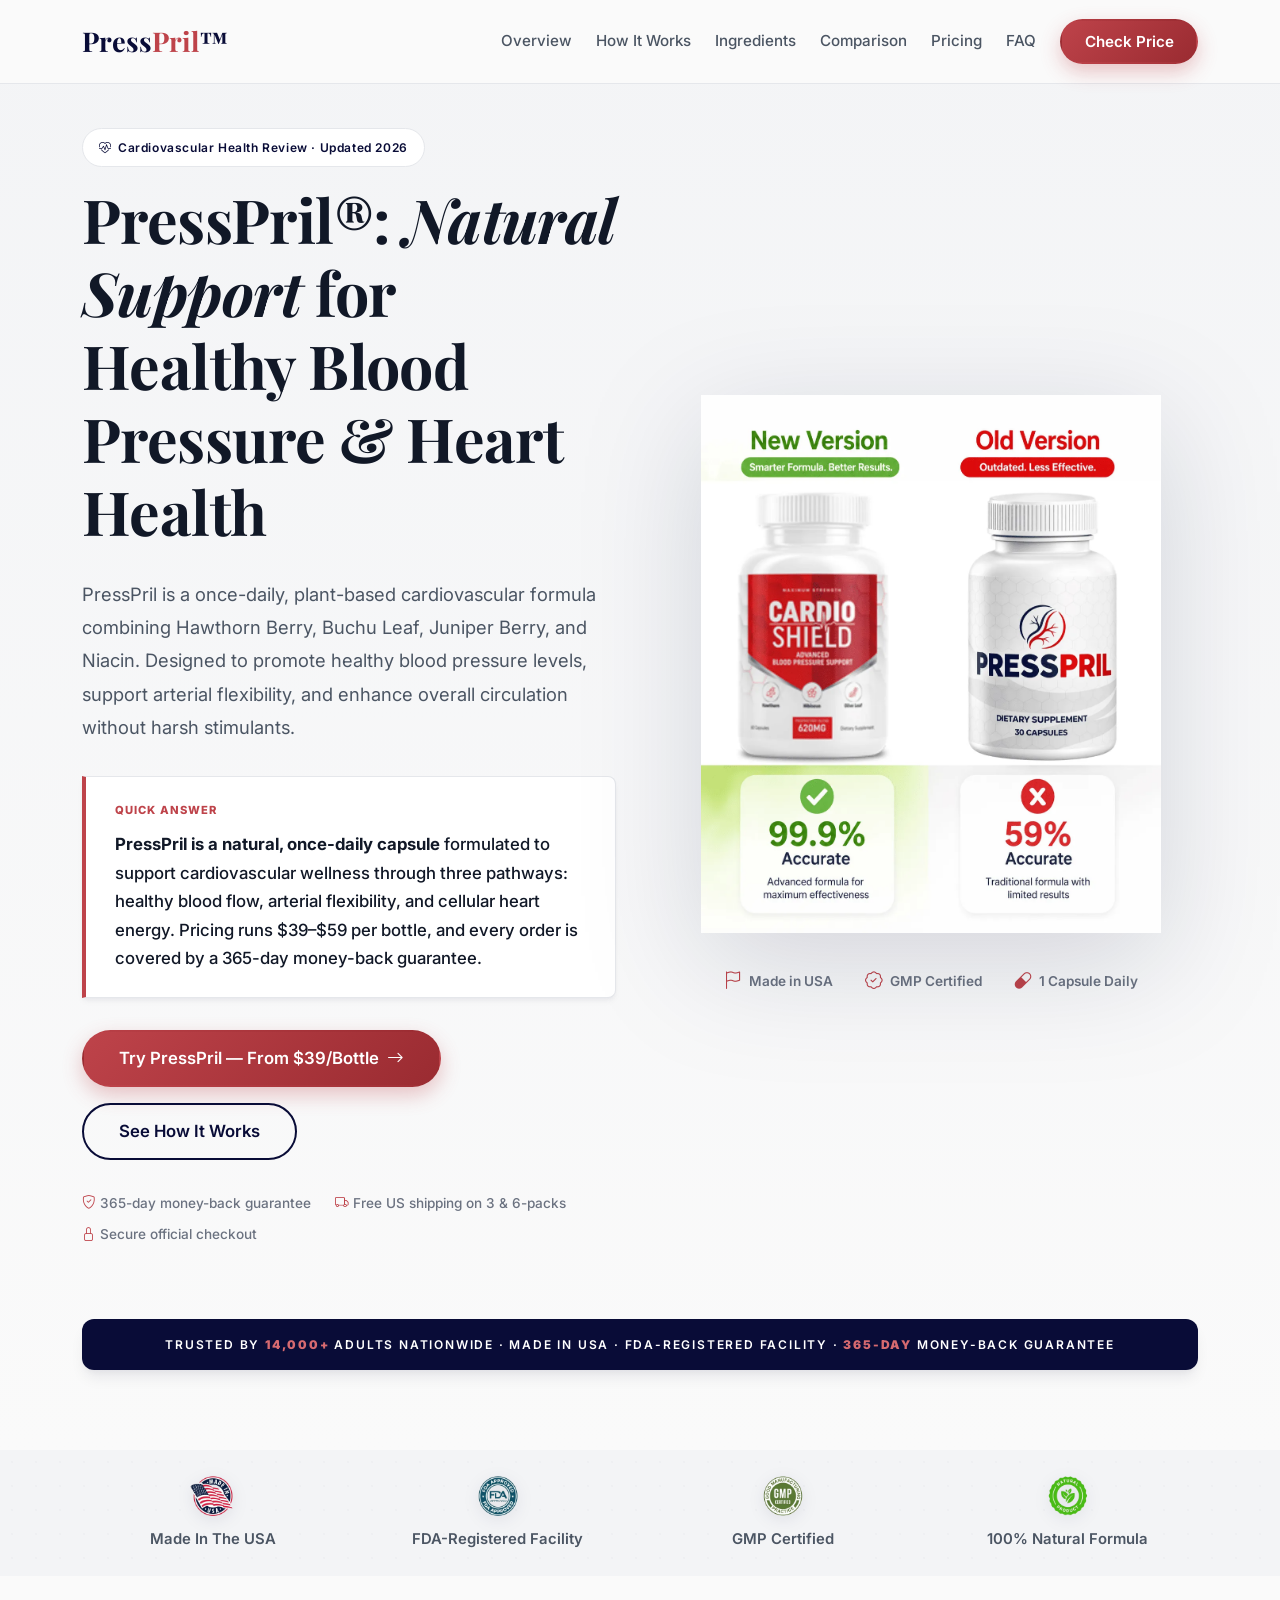
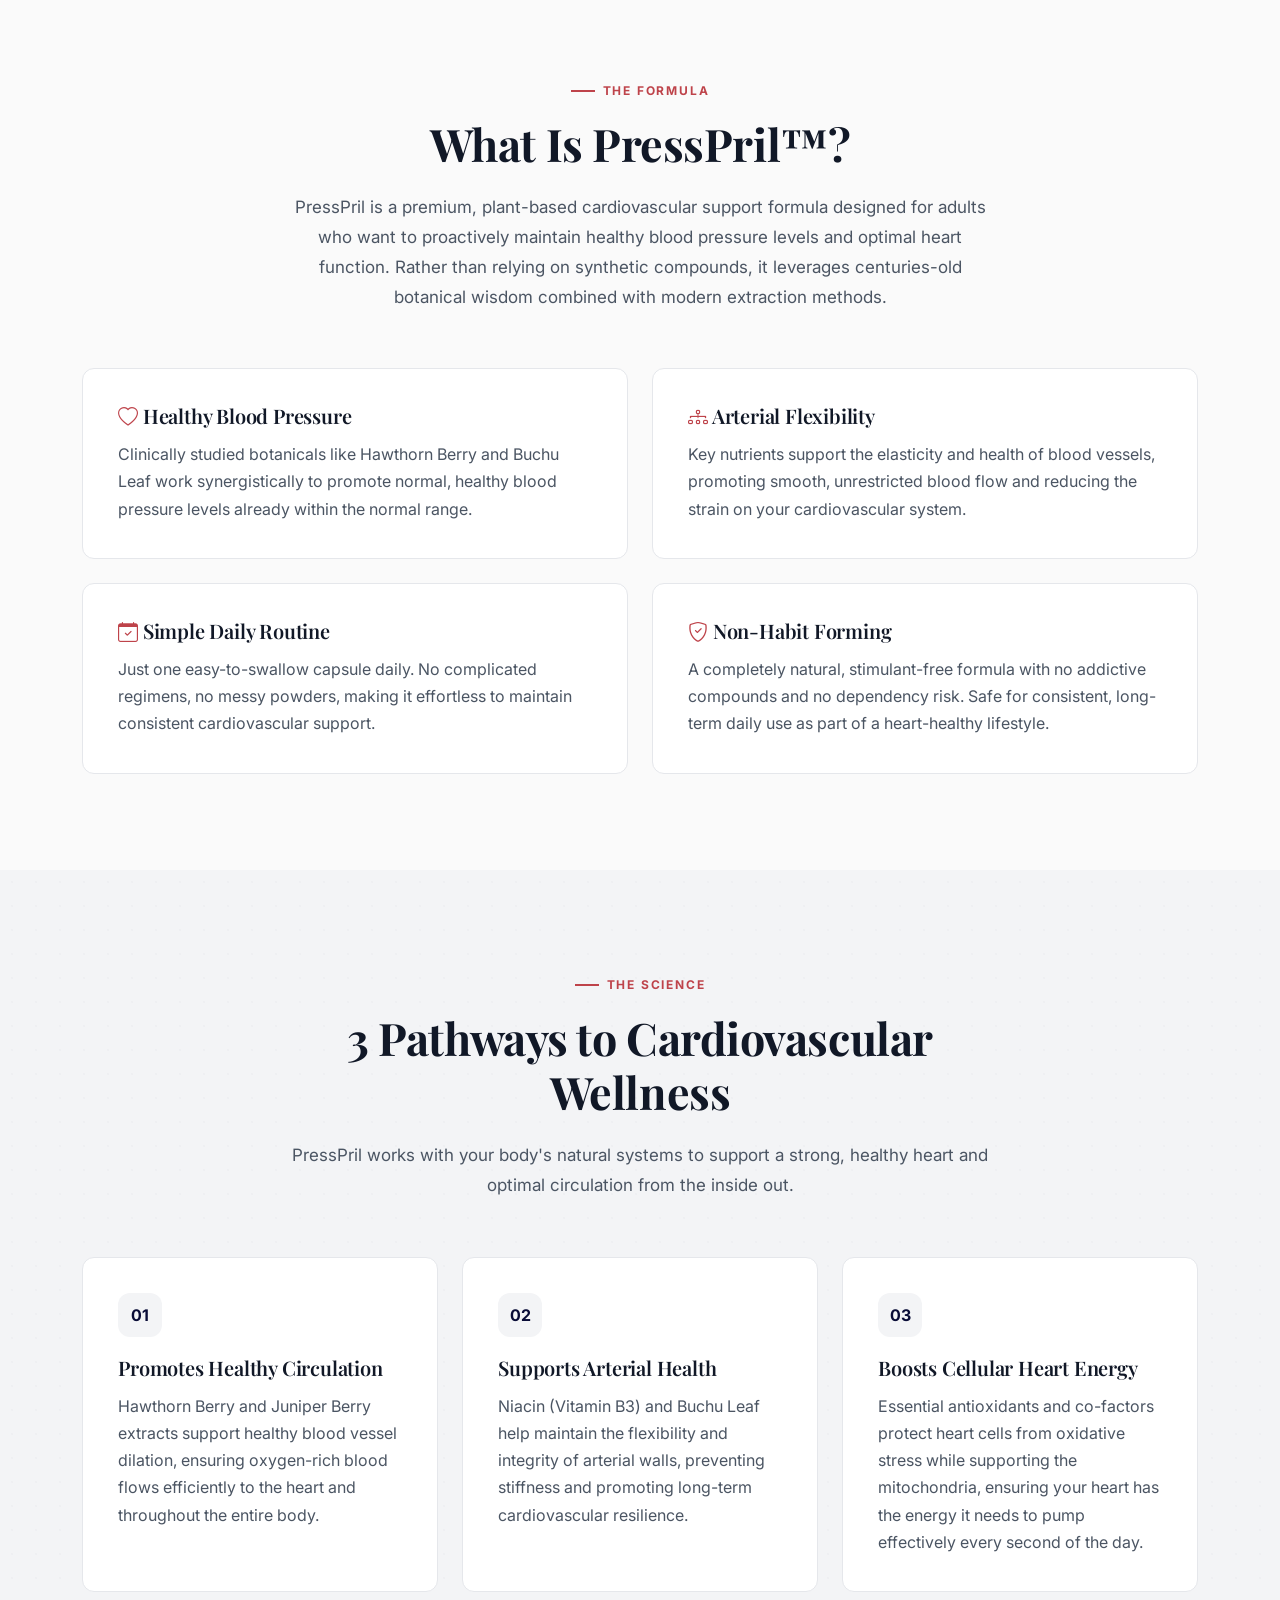
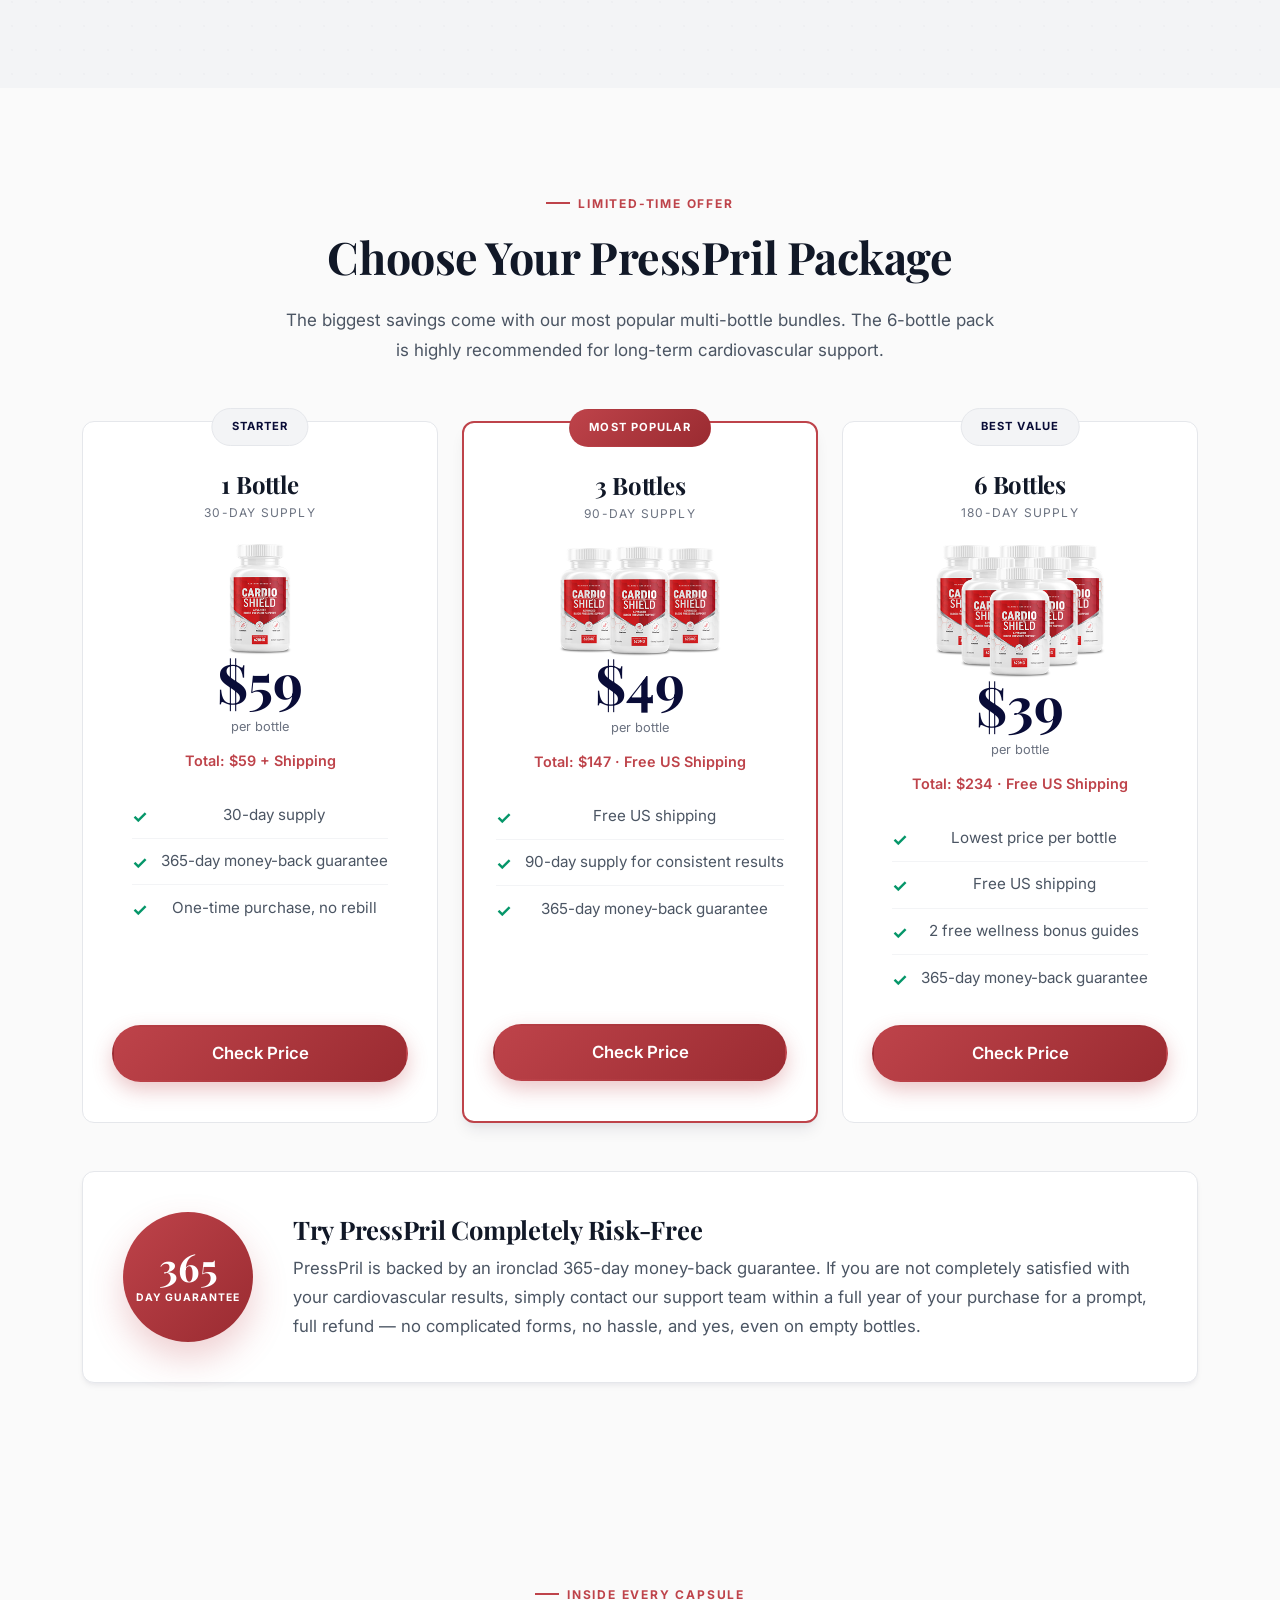
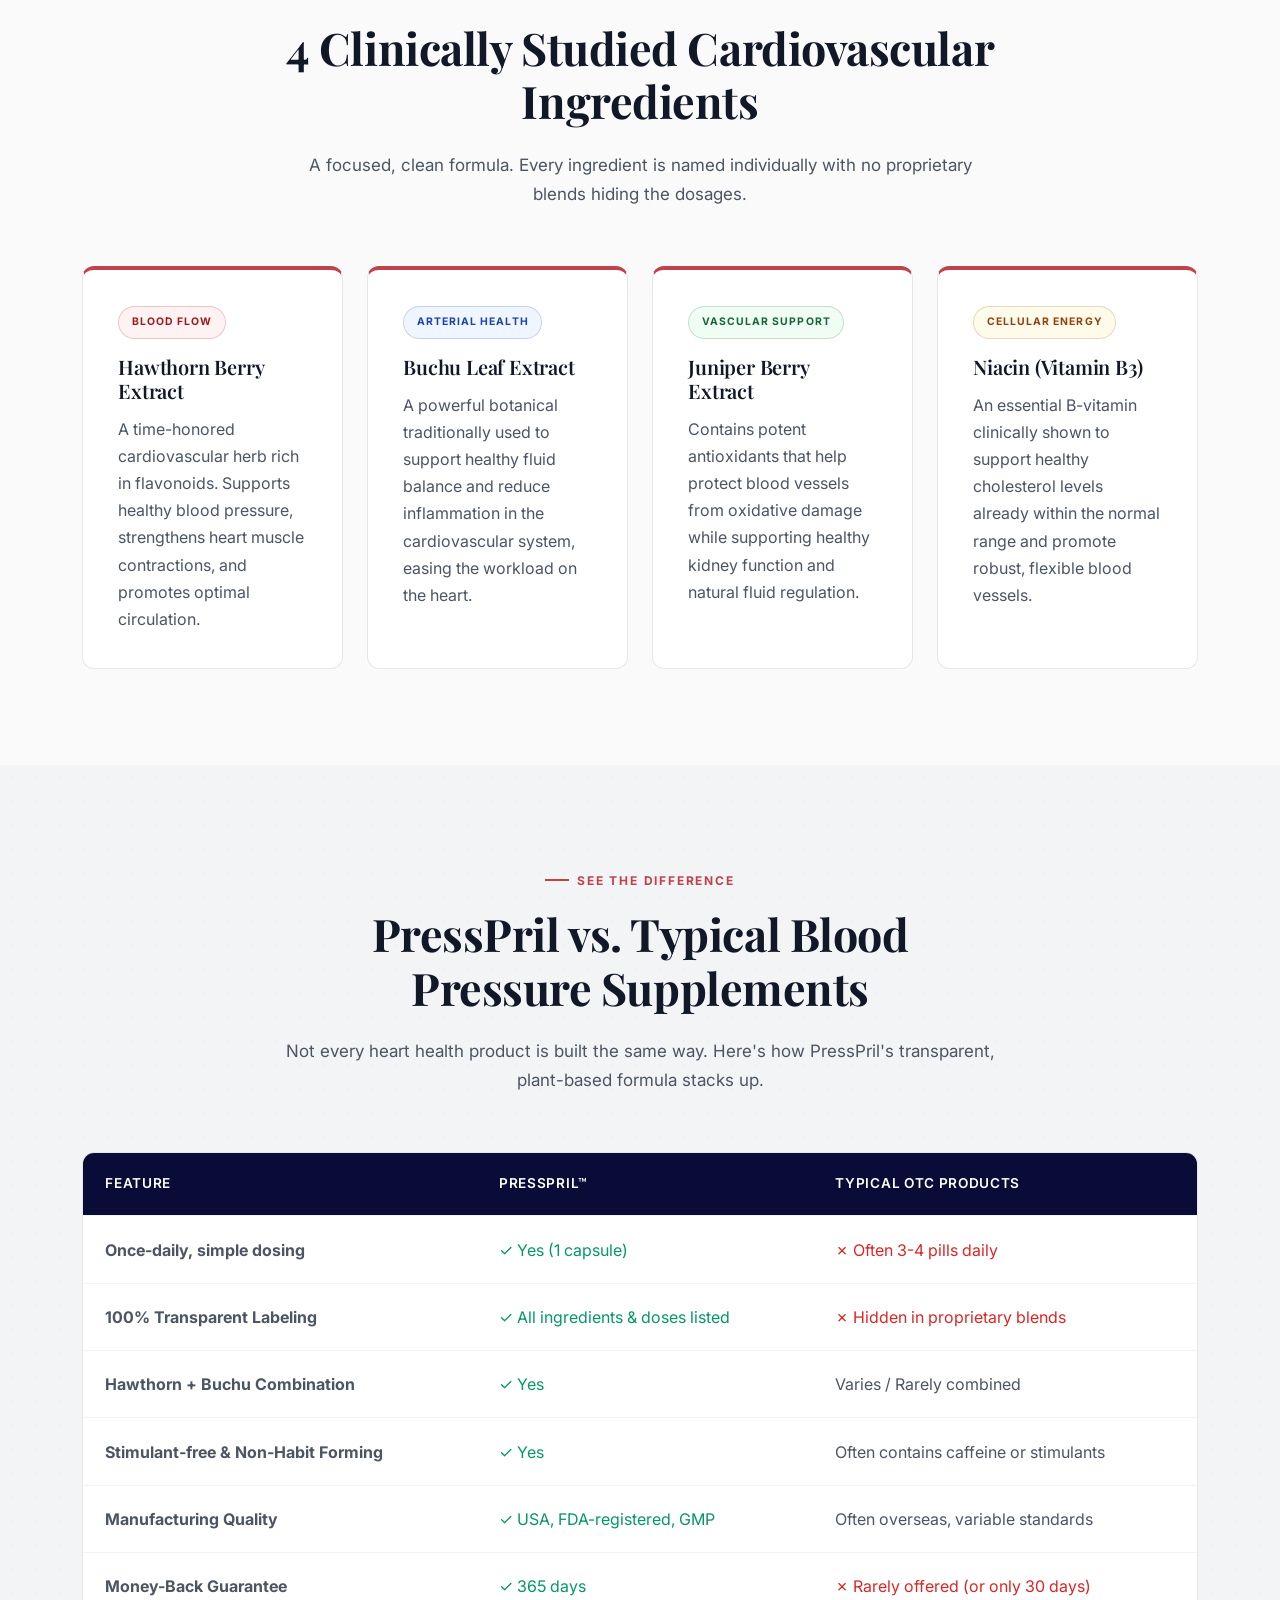
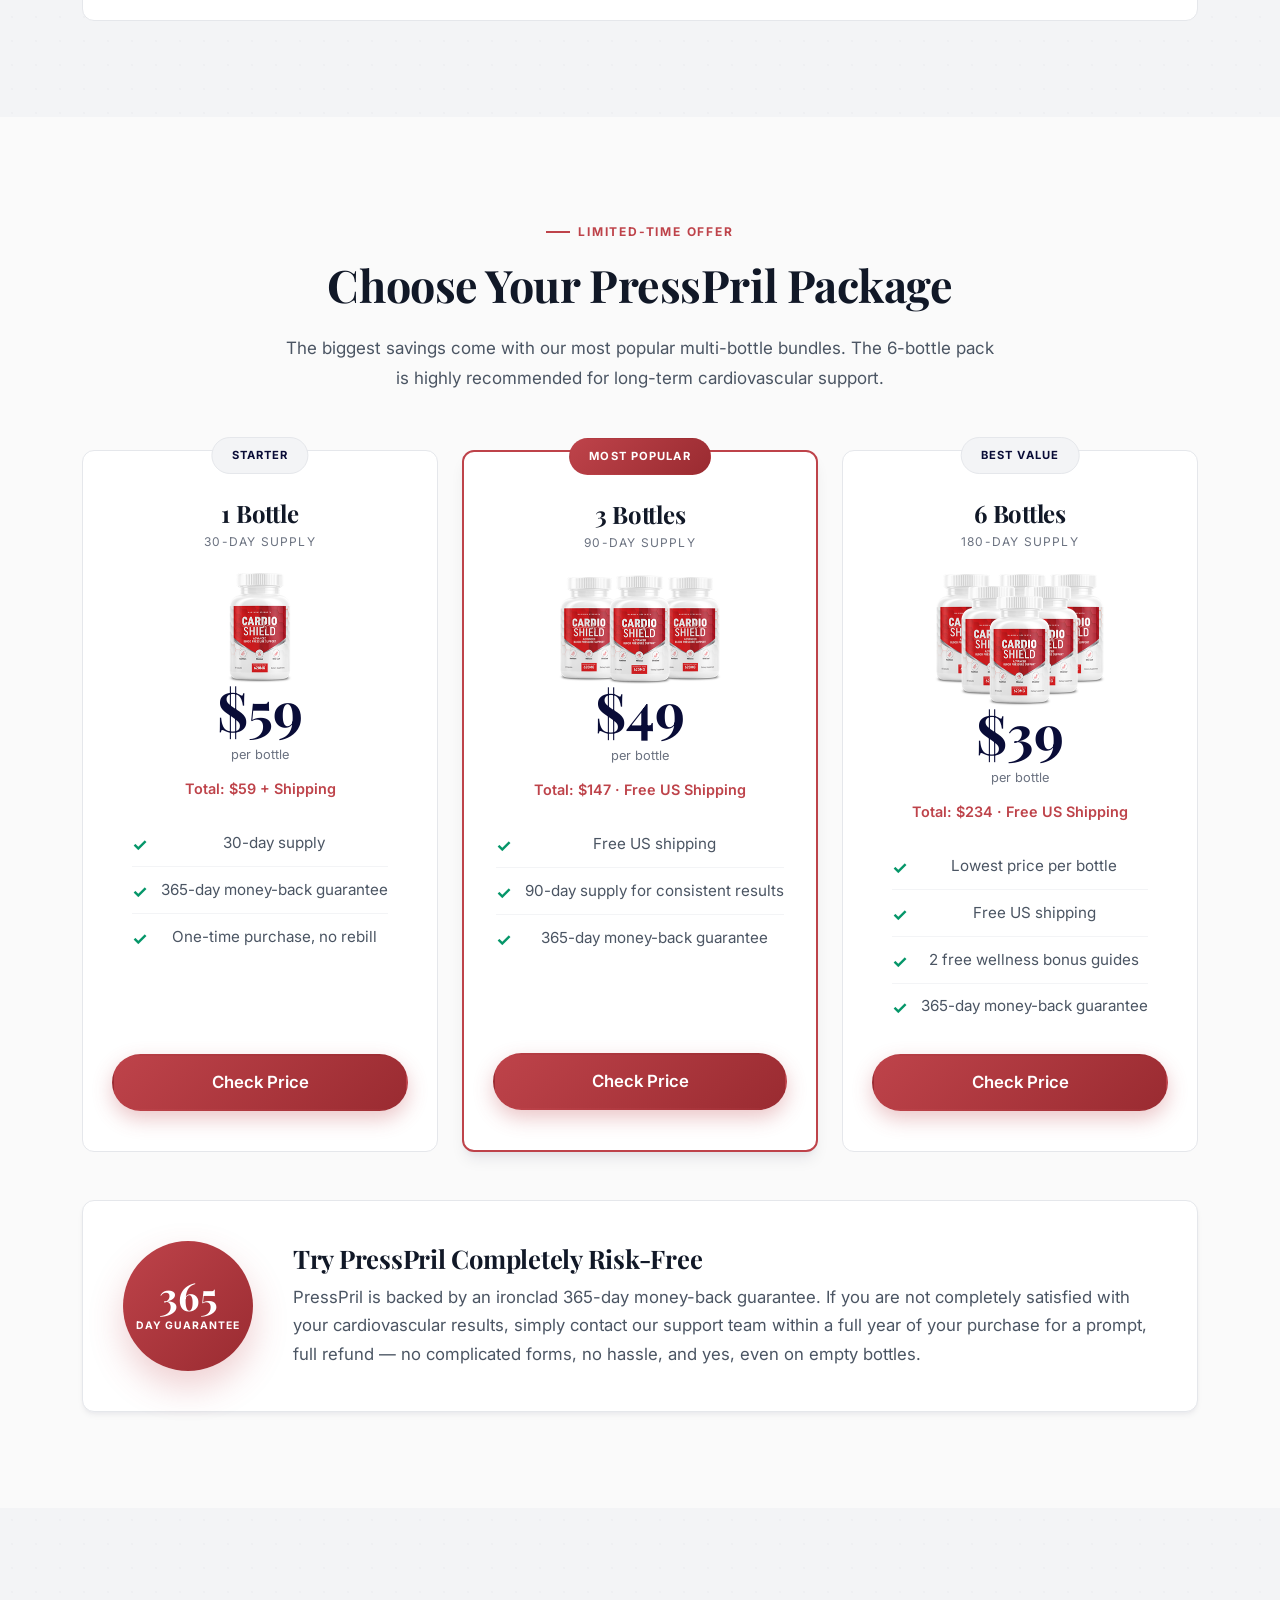
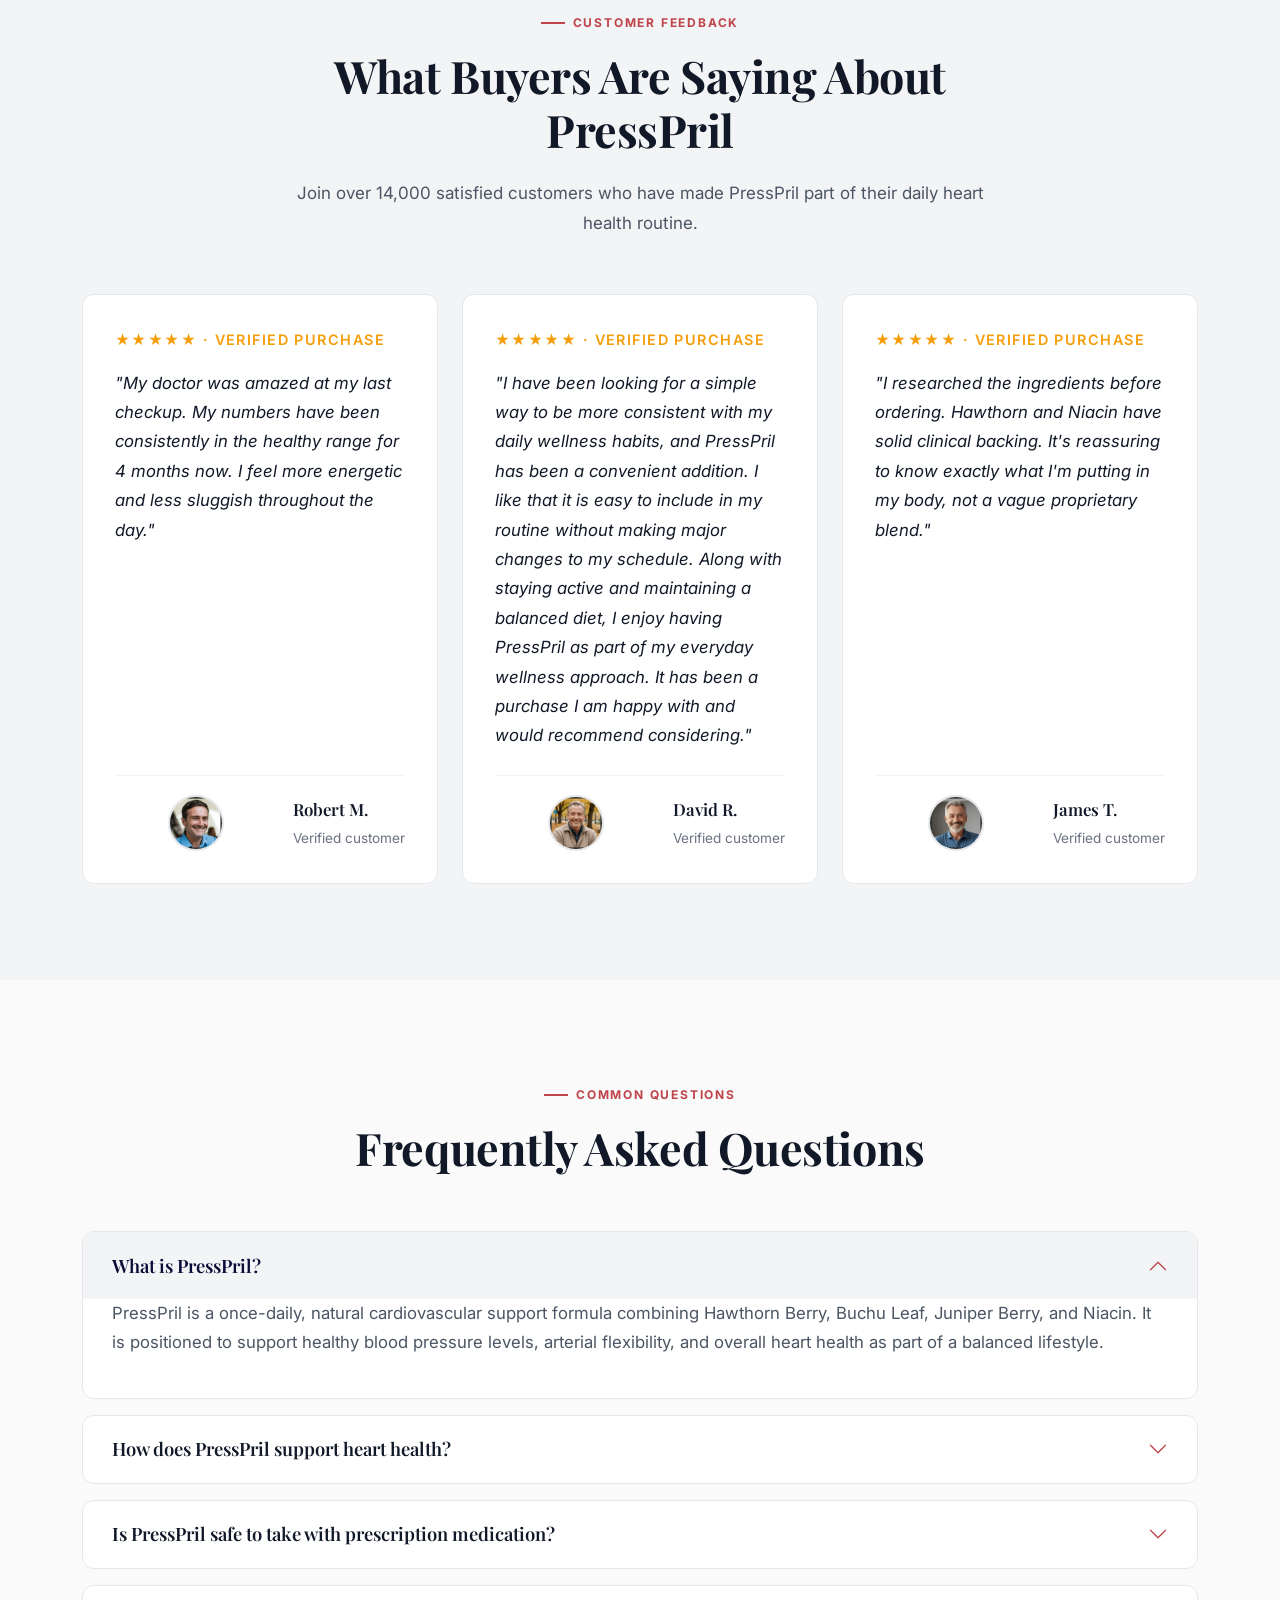
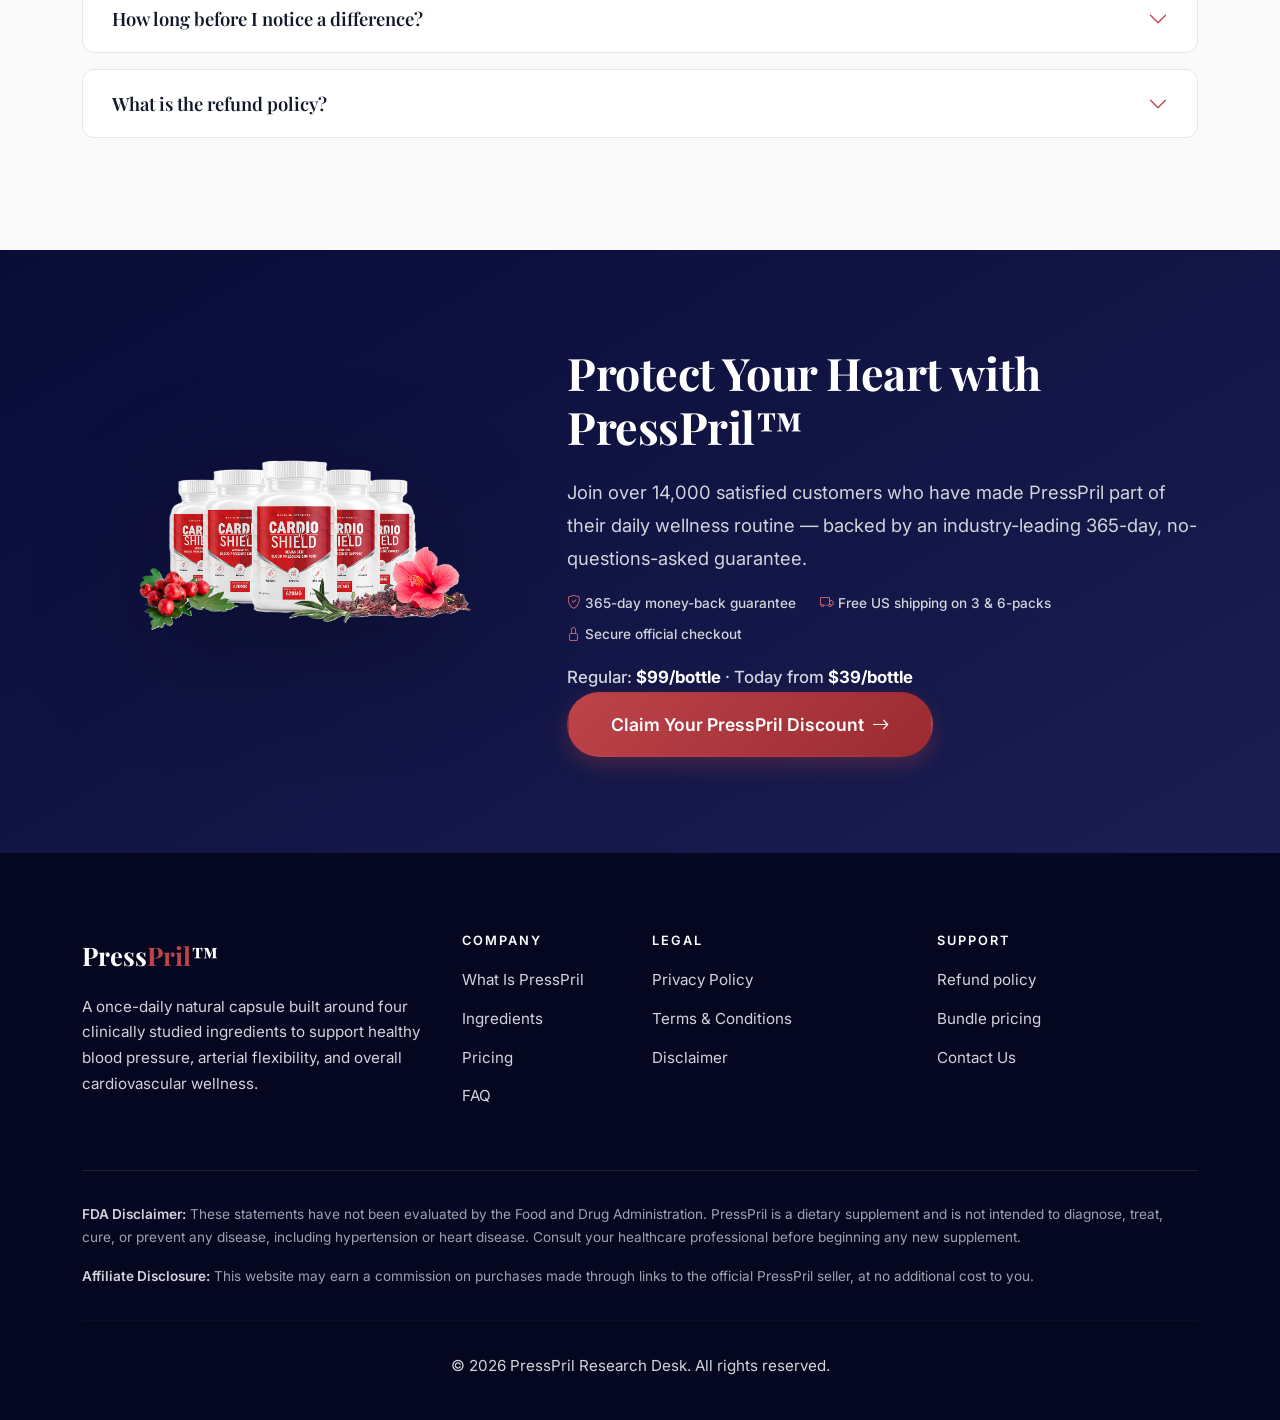
<file: index.html>
<!DOCTYPE html>
<head>
<meta charset="UTF-8">
<meta name="viewport" content="width=device-width, initial-scale=1.0">
<meta http-equiv="Content-Language" content="en">
<meta name="language" content="English">

<!-- 🎯 SEO: Optimized Title -->
<title>PressPril™ Review 2026: Natural Blood Pressure Support</title>

<!-- 🎯 SEO: Optimized Description -->
<meta name="description" content="Independent PressPril review 2026. Natural blood pressure & heart health support with Hawthorn Berry & Niacin. 365-day guarantee. See pricing & results.">

<!-- 🔑 High-Intent Keywords -->
<meta name="keywords" content="PressPril review, natural blood pressure support, heart health supplement, cardiovascular health formula, hawthorn berry extract, healthy circulation, niacin supplement">

<!--  AEO: Allow AI engines to pull rich snippets -->
<meta name="robots" content="index, follow, max-image-preview:large, max-snippet:-1, max-video-preview:-1">
<meta name="googlebot" content="index, follow, max-snippet:-1">
<meta name="bingbot" content="index, follow, max-snippet:-1">

<!-- ️ E-E-A-T: Author & Publisher Signals -->
<meta name="author" content="PressPril Research Desk">
<meta name="publisher" content="PressPril Health">

<!-- 🔗 Canonical & Domain Consistency (Corrected to presspriils.com) -->
<link rel="canonical" href="https://presspriils.com/">

<!-- 📱 Open Graph -->
<meta property="og:type" content="article">
<meta property="og:title" content="PressPril™ Review 2026: Natural Blood Pressure Support">
<meta property="og:description" content="Independent analysis of PressPril's cardiovascular support formula. See ingredient breakdown, pricing, and the 365-day guarantee.">
<meta property="og:image" content="https://presspriils.com/images/presspril-bottle.png">
<meta property="og:image:width" content="1200">
<meta property="og:image:height" content="630">
<meta property="og:url" content="https://presspriils.com/">
<meta property="og:site_name" content="PressPril Official Review">
<meta property="og:locale" content="en_US">

<!-- 🐦 Twitter Card -->
<meta name="twitter:card" content="summary_large_image">
<meta name="twitter:title" content="PressPril™ Review 2026: Natural Blood Pressure Support">
<meta name="twitter:description" content="Independent PressPril review: Hawthorn Berry & Niacin for healthy circulation. 365-day guarantee.">
<meta name="twitter:image" content="https://presspriils.com/images/presspril-bottle.png">

<!-- ⚡ Performance -->
<link rel="preconnect" href="https://fonts.googleapis.com">
<link rel="preconnect" href="https://fonts.gstatic.com" crossorigin>
<link href="https://fonts.googleapis.com/css2?family=Inter:wght@400;500;600;700&family=Playfair+Display:wght@600;700&display=swap" rel="stylesheet">
<link href="https://cdn.jsdelivr.net/npm/bootstrap@5.3.3/dist/css/bootstrap.min.css" rel="stylesheet">
<link rel="stylesheet" href="https://cdn.jsdelivr.net/npm/bootstrap-icons@1.11.3/font/bootstrap-icons.min.css">
<link rel="stylesheet" href="style.css">

<!--  AEO-Optimized Structured Data -->
<script type="application/ld+json">
{
  "@context": "https://schema.org",
  "@graph": [
    {
      "@type": "WebSite",
      "@id": "https://presspriils.com/#website",
      "url": "https://presspriils.com/",
      "name": "PressPril Research Desk",
      "publisher": {"@id": "https://presspriils.com/#organization"}
    },
    {
      "@type": "Organization",
      "@id": "https://presspriils.com/#organization",
      "name": "PressPril Research Desk",
      "url": "https://presspriils.com/",
      "logo": {"@type": "ImageObject", "url": "https://presspriils.com/images/logo.png", "width": 512, "height": 512},
      "contactPoint": {"@type": "ContactPoint", "contactType": "customer support", "email": "support@presspriils.com", "availableLanguage": "English"}
    },
    {
      "@type": "WebPage",
      "@id": "https://presspriils.com/#webpage",
      "url": "https://presspriils.com/",
      "name": "PressPril™ Review 2026: Natural Blood Pressure & Heart Health Support",
      "isPartOf": {"@id": "https://presspriils.com/#website"},
      "about": {"@id": "https://presspriils.com/#product"},
      "speakable": {"@type": "SpeakableSpecification", "cssSelector": ["h1", ".pp-answer", ".pp-lede"]}
    },
    {
      "@type": "Product",
      "@id": "https://presspriils.com/#product",
      "name": "PressPril",
      "image": ["https://presspriils.com/images/presspril-bottle.png", "https://presspriils.com/images/3.png", "https://presspriils.com/images/6.png"],
      "description": "Once-daily natural cardiovascular support capsule combining Hawthorn Berry, Buchu Leaf, Juniper Berry, and Niacin to promote healthy blood pressure and circulation.",
      "brand": {"@type": "Brand", "name": "PressPril"},
      "offers": {"@type": "AggregateOffer", "priceCurrency": "USD", "lowPrice": "39.00", "highPrice": "59.00", "availability": "https://schema.org/InStock"},
      "aggregateRating": {"@type": "AggregateRating", "ratingValue": "4.8", "reviewCount": "14250", "bestRating": "5"}
    },
    {
      "@type": "FAQPage",
      "mainEntity": [
        {"@type": "Question", "name": "What is PressPril and how does it work?", "acceptedAnswer": {"@type": "Answer", "text": "PressPril is a once-daily natural cardiovascular support formula. It combines clinically studied ingredients like Hawthorn Berry, Buchu Leaf, and Niacin to promote healthy blood pressure levels, support arterial flexibility, and enhance overall heart health through improved circulation."}},
        {"@type": "Question", "name": "Are there any side effects with PressPril?", "acceptedAnswer": {"@type": "Answer", "text": "PressPril is made with 100% natural, plant-based ingredients in an FDA-registered, GMP-certified facility. No significant side effects have been reported. However, if you are on prescription blood pressure medication, consult your doctor before starting any new supplement."}},
        {"@type": "Question", "name": "How much does PressPril cost?", "acceptedAnswer": {"@type": "Answer", "text": "PressPril is available in three packages. A single bottle is $59, a 3-bottle pack is $49/bottle ($147 total), and the best-value 6-bottle pack is $39/bottle ($234 total) with free US shipping."}},
        {"@type": "Question", "name": "Does PressPril have a money-back guarantee?", "acceptedAnswer": {"@type": "Answer", "text": "Yes. Every order is protected by a 365-day, no-questions-asked money-back guarantee. If you are not satisfied, you can request a full refund within a full year of your purchase, even on empty bottles."}}
      ]
    }
  ]
}
</script>
<link rel="sitemap" type="application/xml" href="/sitemap.xml">
</head>
<body>

<a href="#main-content" class="pp-skip">Skip to main content</a>

<nav class="navbar navbar-expand-lg pp-nav fixed-top" id="ppNav">
  <div class="container">
    <a class="navbar-brand" href="#top">
      <span class="pp-logo">Press<em>Pril</em>™</span>
    </a>
    <button class="navbar-toggler" type="button" data-bs-toggle="collapse" data-bs-target="#ppNavCollapse" aria-controls="ppNavCollapse" aria-expanded="false" aria-label="Toggle navigation">
      <span class="navbar-toggler-icon"></span>
    </button>
    <div class="collapse navbar-collapse" id="ppNavCollapse">
      <ul class="navbar-nav ms-auto align-items-lg-center gap-2">
        <li class="nav-item"><a class="nav-link" href="#what-is">Overview</a></li>
        <li class="nav-item"><a class="nav-link" href="#how-it-works">How It Works</a></li>
        <li class="nav-item"><a class="nav-link" href="#ingredients">Ingredients</a></li>
        <li class="nav-item"><a class="nav-link" href="#comparison">Comparison</a></li>
        <li class="nav-item"><a class="nav-link" href="#pricing">Pricing</a></li>
        <li class="nav-item"><a class="nav-link" href="#faq">FAQ</a></li>
        <li class="nav-item ms-lg-2">
          <a href="#" class="pp-btn pp-btn--primary pp-btn--sm order-btn" data-cta="nav">Check Price</a>
        </li>
      </ul>
    </div>
  </div>
</nav>

<main id="main-content">
<!-- HERO -->
<section class="pp-hero" id="top">
  <div class="container">
    <div class="row align-items-center g-5">
      <div class="col-lg-6">
        <span class="pp-pill"><i class="bi bi-heart-pulse"></i> Cardiovascular Health Review · Updated 2026</span>
        <h1 class="mt-3">PressPril®: <em>Natural Support</em> for Healthy Blood Pressure & Heart Health</h1>
        <p class="pp-lede mt-3">PressPril is a once-daily, plant-based cardiovascular formula combining Hawthorn Berry, Buchu Leaf, Juniper Berry, and Niacin. Designed to promote healthy blood pressure levels, support arterial flexibility, and enhance overall circulation without harsh stimulants.</p>

        <div class="pp-answer">
          <span class="pp-answer__tag">Quick Answer</span>
          <p><strong>PressPril is a natural, once-daily capsule</strong> formulated to support cardiovascular wellness through three pathways: healthy blood flow, arterial flexibility, and cellular heart energy. Pricing runs $39–$59 per bottle, and every order is covered by a 365-day money-back guarantee.</p>
        </div>

        <div class="pp-hero__cta">
          <a href="#" class="pp-btn pp-btn--primary order-btn" data-cta="hero">Try PressPril — From $39/Bottle <i class="bi bi-arrow-right"></i></a>
          <a href="#how-it-works" class="pp-btn pp-btn--ghost">See How It Works</a>
        </div>
        <p class="pp-cta-micro">
          <span><i class="bi bi-shield-check"></i>365-day money-back guarantee</span>
          <span><i class="bi bi-truck"></i>Free US shipping on 3 & 6-packs</span>
          <span><i class="bi bi-lock"></i>Secure official checkout</span>
        </p>
      </div>
      <div class="col-lg-6 text-center">
        <img src="images/hero.png" alt="PressPril natural blood pressure support supplement bottle" class="pp-hero__img" width="460" height="600" loading="eager" fetchpriority="high">
        <div class="pp-hero-badges">
          <div><i class="bi bi-flag"></i> Made in USA</div>
          <div><i class="bi bi-patch-check"></i> GMP Certified</div>
          <div><i class="bi bi-capsule"></i> 1 Capsule Daily</div>
        </div>
      </div>
    </div>
    <div class="pp-ribbon">Trusted by <b>14,000+</b> adults nationwide · Made in USA · FDA-registered facility · <b>365-day</b> money-back guarantee</div>
  </div>
</section>

<!-- TRUST STRIP -->
<section class="pp-sec pp-sec--alt py-4">
  <div class="container">
    <div class="row g-4 text-center">
      <div class="col-md-3 col-6">
        <img src="images/badge-usa.png" alt="Made in USA" class="pp-badge-img" width="64" height="64" loading="lazy">
        <p class="mt-2 mb-0 fw-semibold small">Made In The USA</p>
      </div>
      <div class="col-md-3 col-6">
        <img src="images/badge-fda.png" alt="FDA-Registered Facility" class="pp-badge-img" width="64" height="64" loading="lazy">
        <p class="mt-2 mb-0 fw-semibold small">FDA-Registered Facility</p>
      </div>
      <div class="col-md-3 col-6">
        <img src="images/badge-gmp.png" alt="GMP Certified" class="pp-badge-img" width="64" height="64" loading="lazy">
        <p class="mt-2 mb-0 fw-semibold small">GMP Certified</p>
      </div>
      <div class="col-md-3 col-6">
        <img src="images/badge-natural.png" alt="Naturally Sourced" class="pp-badge-img" width="64" height="64" loading="lazy">
        <p class="mt-2 mb-0 fw-semibold small">100% Natural Formula</p>
      </div>
    </div>
  </div>
</section>

<!-- WHAT IS -->
<section class="pp-sec" id="what-is">
  <div class="container">
    <div class="pp-head pp-head--c">
      <span class="pp-eyebrow pp-eyebrow--c">The Formula</span>
      <h2 id="what-is-presspril">What Is PressPril™?</h2>
      <p class="mt-3">PressPril is a premium, plant-based cardiovascular support formula designed for adults who want to proactively maintain healthy blood pressure levels and optimal heart function. Rather than relying on synthetic compounds, it leverages centuries-old botanical wisdom combined with modern extraction methods.</p>
    </div>
    <div class="row g-4">
      <div class="col-md-6">
        <div class="pp-card h-100">
          <h3><i class="bi bi-heart pp-icon-accent"></i> Healthy Blood Pressure</h3>
          <p>Clinically studied botanicals like Hawthorn Berry and Buchu Leaf work synergistically to promote normal, healthy blood pressure levels already within the normal range.</p>
        </div>
      </div>
      <div class="col-md-6">
        <div class="pp-card h-100">
          <h3><i class="bi bi-diagram-3 pp-icon-accent"></i> Arterial Flexibility</h3>
          <p>Key nutrients support the elasticity and health of blood vessels, promoting smooth, unrestricted blood flow and reducing the strain on your cardiovascular system.</p>
        </div>
      </div>
      <div class="col-md-6">
        <div class="pp-card h-100">
          <h3><i class="bi bi-calendar-check pp-icon-accent"></i> Simple Daily Routine</h3>
          <p>Just one easy-to-swallow capsule daily. No complicated regimens, no messy powders, making it effortless to maintain consistent cardiovascular support.</p>
        </div>
      </div>
      <div class="col-md-6">
        <div class="pp-card h-100">
          <h3><i class="bi bi-shield-check pp-icon-accent"></i> Non-Habit Forming</h3>
          <p>A completely natural, stimulant-free formula with no addictive compounds and no dependency risk. Safe for consistent, long-term daily use as part of a heart-healthy lifestyle.</p>
        </div>
      </div>
    </div>
  </div>
</section>

<!-- HOW IT WORKS -->
<section class="pp-sec pp-sec--alt" id="how-it-works">
  <div class="container">
    <div class="pp-head pp-head--c">
      <span class="pp-eyebrow pp-eyebrow--c">The Science</span>
      <h2 id="how-presspril-works">3 Pathways to Cardiovascular Wellness</h2>
      <p class="mt-3">PressPril works with your body's natural systems to support a strong, healthy heart and optimal circulation from the inside out.</p>
    </div>
    <div class="row g-4">
      <div class="col-md-4">
        <div class="pp-card h-100">
          <div class="pp-card__n">01</div>
          <h3>Promotes Healthy Circulation</h3>
          <p>Hawthorn Berry and Juniper Berry extracts support healthy blood vessel dilation, ensuring oxygen-rich blood flows efficiently to the heart and throughout the entire body.</p>
        </div>
      </div>
      <div class="col-md-4">
        <div class="pp-card h-100">
          <div class="pp-card__n">02</div>
          <h3>Supports Arterial Health</h3>
          <p>Niacin (Vitamin B3) and Buchu Leaf help maintain the flexibility and integrity of arterial walls, preventing stiffness and promoting long-term cardiovascular resilience.</p>
        </div>
      </div>
      <div class="col-md-4">
        <div class="pp-card h-100">
          <div class="pp-card__n">03</div>
          <h3>Boosts Cellular Heart Energy</h3>
          <p>Essential antioxidants and co-factors protect heart cells from oxidative stress while supporting the mitochondria, ensuring your heart has the energy it needs to pump effectively every second of the day.</p>
        </div>
      </div>
    </div>
  </div>
</section>

<!-- PRICING -->
<section class="pp-sec" id="pricing">
  <div class="container">
    <div class="pp-head pp-head--c">
      <span class="pp-eyebrow pp-eyebrow--c">Limited-Time Offer</span>
      <h2 id="presspril-pricing">Choose Your PressPril Package</h2>
      <p class="mt-3">The biggest savings come with our most popular multi-bottle bundles. The 6-bottle pack is highly recommended for long-term cardiovascular support.</p>
    </div>

    <div class="row g-4">
      <div class="col-lg-4">
        <div class="pp-pack">
          <span class="pp-pack__tag">Starter</span>
          <h3>1 Bottle</h3>
          <p class="pp-pack__sub">30-Day Supply</p>
          <img src="images/1.png" alt="1 Bottle of PressPril" loading="lazy" width="172" height="172">
          <div class="pp-pack__price"><b>$59</b><span>per bottle</span></div>
          <p class="pp-pack__tot">Total: $59 + Shipping</p>
          <ul>
            <li>30-day supply</li>
            <li>365-day money-back guarantee</li>
            <li>One-time purchase, no rebill</li>
          </ul>
          <a href="#" class="pp-btn pp-btn--primary pp-btn--full order-btn" data-cta="pricing-1">Check Price</a>
        </div>
      </div>
      <div class="col-lg-4">
        <div class="pp-pack pp-pack--best">
          <span class="pp-pack__tag">Most Popular</span>
          <h3>3 Bottles</h3>
          <p class="pp-pack__sub">90-Day Supply</p>
          <img src="images/3.png" alt="3 Bottles of PressPril" loading="lazy" width="172" height="172">
          <div class="pp-pack__price"><b>$49</b><span>per bottle</span></div>
          <p class="pp-pack__tot">Total: $147 · Free US Shipping</p>
          <ul>
            <li>Free US shipping</li>
            <li>90-day supply for consistent results</li>
            <li>365-day money-back guarantee</li>
          </ul>
          <a href="#" class="pp-btn pp-btn--primary pp-btn--full order-btn" data-cta="pricing-3">Check Price</a>
        </div>
      </div>
      <div class="col-lg-4">
        <div class="pp-pack">
          <span class="pp-pack__tag">Best Value</span>
          <h3>6 Bottles</h3>
          <p class="pp-pack__sub">180-Day Supply</p>
          <img src="images/6.png" alt="6 Bottles of PressPril" loading="lazy" width="172" height="172">
          <div class="pp-pack__price"><b>$39</b><span>per bottle</span></div>
          <p class="pp-pack__tot">Total: $234 · Free US Shipping</p>
          <ul>
            <li>Lowest price per bottle</li>
            <li>Free US shipping</li>
            <li>2 free wellness bonus guides</li>
            <li>365-day money-back guarantee</li>
          </ul>
          <a href="#" class="pp-btn pp-btn--primary pp-btn--full order-btn" data-cta="pricing-6">Check Price</a>
        </div>
      </div>
    </div>

    <div class="pp-guar mt-5">
      <div class="pp-seal"><b>365</b><span>Day guarantee</span></div>
      <div>
        <h3>Try PressPril Completely Risk-Free</h3>
        <p>PressPril is backed by an ironclad 365-day money-back guarantee. If you are not completely satisfied with your cardiovascular results, simply contact our support team within a full year of your purchase for a prompt, full refund — no complicated forms, no hassle, and yes, even on empty bottles.</p>
      </div>
    </div>
  </div>
</section>

<!-- INGREDIENTS -->
<section class="pp-sec" id="ingredients">
  <div class="container">
    <div class="pp-head pp-head--c">
      <span class="pp-eyebrow pp-eyebrow--c">Inside Every Capsule</span>
      <h2 id="presspril-ingredients">4 Clinically Studied Cardiovascular Ingredients</h2>
      <p class="mt-3">A focused, clean formula. Every ingredient is named individually with no proprietary blends hiding the dosages.</p>
    </div>
    <div class="row g-4 justify-content-center">
      <div class="col-md-6 col-lg-3">
        <div class="pp-card h-100 pp-card--highlight">
          <span class="pp-layer pp-layer--primary">Blood Flow</span>
          <h3>Hawthorn Berry Extract</h3>
          <p>A time-honored cardiovascular herb rich in flavonoids. Supports healthy blood pressure, strengthens heart muscle contractions, and promotes optimal circulation.</p>
        </div>
      </div>
      <div class="col-md-6 col-lg-3">
        <div class="pp-card h-100 pp-card--highlight">
          <span class="pp-layer pp-layer--secondary">Arterial Health</span>
          <h3>Buchu Leaf Extract</h3>
          <p>A powerful botanical traditionally used to support healthy fluid balance and reduce inflammation in the cardiovascular system, easing the workload on the heart.</p>
        </div>
      </div>
      <div class="col-md-6 col-lg-3">
        <div class="pp-card h-100 pp-card--highlight">
          <span class="pp-layer pp-layer--tertiary">Vascular Support</span>
          <h3>Juniper Berry Extract</h3>
          <p>Contains potent antioxidants that help protect blood vessels from oxidative damage while supporting healthy kidney function and natural fluid regulation.</p>
        </div>
      </div>
      <div class="col-md-6 col-lg-3">
        <div class="pp-card h-100 pp-card--highlight">
          <span class="pp-layer pp-layer--quaternary">Cellular Energy</span>
          <h3>Niacin (Vitamin B3)</h3>
          <p>An essential B-vitamin clinically shown to support healthy cholesterol levels already within the normal range and promote robust, flexible blood vessels.</p>
        </div>
      </div>
    </div>
  </div>
</section>

<!-- COMPARISON -->
<section class="pp-sec pp-sec--alt" id="comparison">
  <div class="container">
    <div class="pp-head pp-head--c">
      <span class="pp-eyebrow pp-eyebrow--c">See The Difference</span>
      <h2 id="presspril-vs-others">PressPril vs. Typical Blood Pressure Supplements</h2>
      <p class="mt-3">Not every heart health product is built the same way. Here's how PressPril's transparent, plant-based formula stacks up.</p>
    </div>
    <div class="pp-tablewrap">
      <table class="pp-table">
        <thead>
          <tr>
            <th>Feature</th>
            <th>PressPril™</th>
            <th>Typical OTC Products</th>
          </tr>
        </thead>
        <tbody>
          <tr>
            <td><strong>Once-daily, simple dosing</strong></td>
            <td class="pp-yes">✓ Yes (1 capsule)</td>
            <td class="pp-no">✗ Often 3-4 pills daily</td>
          </tr>
          <tr>
            <td><strong>100% Transparent Labeling</strong></td>
            <td class="pp-yes">✓ All ingredients & doses listed</td>
            <td class="pp-no">✗ Hidden in proprietary blends</td>
          </tr>
          <tr>
            <td><strong>Hawthorn + Buchu Combination</strong></td>
            <td class="pp-yes">✓ Yes</td>
            <td>Varies / Rarely combined</td>
          </tr>
          <tr>
            <td><strong>Stimulant-free & Non-Habit Forming</strong></td>
            <td class="pp-yes">✓ Yes</td>
            <td>Often contains caffeine or stimulants</td>
          </tr>
          <tr>
            <td><strong>Manufacturing Quality</strong></td>
            <td class="pp-yes">✓ USA, FDA-registered, GMP</td>
            <td>Often overseas, variable standards</td>
          </tr>
          <tr>
            <td><strong>Money-Back Guarantee</strong></td>
            <td class="pp-yes">✓ 365 days</td>
            <td class="pp-no">✗ Rarely offered (or only 30 days)</td>
          </tr>
        </tbody>
      </table>
    </div>
  </div>
</section>

<!-- PRICING -->
<section class="pp-sec" id="pricing">
  <div class="container">
    <div class="pp-head pp-head--c">
      <span class="pp-eyebrow pp-eyebrow--c">Limited-Time Offer</span>
      <h2 id="presspril-pricing">Choose Your PressPril Package</h2>
      <p class="mt-3">The biggest savings come with our most popular multi-bottle bundles. The 6-bottle pack is highly recommended for long-term cardiovascular support.</p>
    </div>

    <div class="row g-4">
      <div class="col-lg-4">
        <div class="pp-pack">
          <span class="pp-pack__tag">Starter</span>
          <h3>1 Bottle</h3>
          <p class="pp-pack__sub">30-Day Supply</p>
          <img src="images/1.png" alt="1 Bottle of PressPril" loading="lazy" width="172" height="172">
          <div class="pp-pack__price"><b>$59</b><span>per bottle</span></div>
          <p class="pp-pack__tot">Total: $59 + Shipping</p>
          <ul>
            <li>30-day supply</li>
            <li>365-day money-back guarantee</li>
            <li>One-time purchase, no rebill</li>
          </ul>
          <a href="#" class="pp-btn pp-btn--primary pp-btn--full order-btn" data-cta="pricing-1">Check Price</a>
        </div>
      </div>
      <div class="col-lg-4">
        <div class="pp-pack pp-pack--best">
          <span class="pp-pack__tag">Most Popular</span>
          <h3>3 Bottles</h3>
          <p class="pp-pack__sub">90-Day Supply</p>
          <img src="images/3.png" alt="3 Bottles of PressPril" loading="lazy" width="172" height="172">
          <div class="pp-pack__price"><b>$49</b><span>per bottle</span></div>
          <p class="pp-pack__tot">Total: $147 · Free US Shipping</p>
          <ul>
            <li>Free US shipping</li>
            <li>90-day supply for consistent results</li>
            <li>365-day money-back guarantee</li>
          </ul>
          <a href="#" class="pp-btn pp-btn--primary pp-btn--full order-btn" data-cta="pricing-3">Check Price</a>
        </div>
      </div>
      <div class="col-lg-4">
        <div class="pp-pack">
          <span class="pp-pack__tag">Best Value</span>
          <h3>6 Bottles</h3>
          <p class="pp-pack__sub">180-Day Supply</p>
          <img src="images/6.png" alt="6 Bottles of PressPril" loading="lazy" width="172" height="172">
          <div class="pp-pack__price"><b>$39</b><span>per bottle</span></div>
          <p class="pp-pack__tot">Total: $234 · Free US Shipping</p>
          <ul>
            <li>Lowest price per bottle</li>
            <li>Free US shipping</li>
            <li>2 free wellness bonus guides</li>
            <li>365-day money-back guarantee</li>
          </ul>
          <a href="#" class="pp-btn pp-btn--primary pp-btn--full order-btn" data-cta="pricing-6">Check Price</a>
        </div>
      </div>
    </div>

    <div class="pp-guar mt-5">
      <div class="pp-seal"><b>365</b><span>Day guarantee</span></div>
      <div>
        <h3>Try PressPril Completely Risk-Free</h3>
        <p>PressPril is backed by an ironclad 365-day money-back guarantee. If you are not completely satisfied with your cardiovascular results, simply contact our support team within a full year of your purchase for a prompt, full refund — no complicated forms, no hassle, and yes, even on empty bottles.</p>
      </div>
    </div>
  </div>
</section>

<!-- REVIEWS -->
<section class="pp-sec pp-sec--alt" id="reviews">
  <div class="container">
    <div class="pp-head pp-head--c">
      <span class="pp-eyebrow pp-eyebrow--c">Customer Feedback</span>
      <h2 id="presspril-reviews">What Buyers Are Saying About PressPril</h2>
      <p class="mt-3">Join over 14,000 satisfied customers who have made PressPril part of their daily heart health routine.</p>
    </div>
    <div class="row g-4">
      <div class="col-lg-4">
        <div class="pp-rev h-100">
          <div class="pp-rev__st">★★★★★ · VERIFIED PURCHASE</div>
          <p>"My doctor was amazed at my last checkup. My numbers have been consistently in the healthy range for 4 months now. I feel more energetic and less sluggish throughout the day."</p>
          <div class="pp-rev__by">
            <img src="images/r1.png" alt="Robert M." class="pp-avatar-img" width="56" height="56" loading="lazy">
            <div class="pp-rev__info"><b>Robert M.</b><span>Verified customer</span></div>
          </div>
        </div>
      </div>
      <div class="col-lg-4">
        <div class="pp-rev h-100">
          <div class="pp-rev__st">★★★★★ · VERIFIED PURCHASE</div>
          <p>"I have been looking for a simple way to be more consistent with my daily wellness habits, and PressPril has been a convenient addition. I like that it is easy to include in my routine without making major changes to my schedule. Along with staying active and maintaining a balanced diet, I enjoy having PressPril as part of my everyday wellness approach. It has been a purchase I am happy with and would recommend considering."</p>
          <div class="pp-rev__by">
            <img src="images/r2.png" alt="Sandra K." class="pp-avatar-img" width="56" height="56" loading="lazy">
            <div class="pp-rev__info"><b>David R.</b><span>Verified customer</span></div>
          </div>
        </div>
      </div>
      <div class="col-lg-4">
        <div class="pp-rev h-100">
          <div class="pp-rev__st">★★★★★ · VERIFIED PURCHASE</div>
          <p>"I researched the ingredients before ordering. Hawthorn and Niacin have solid clinical backing. It's reassuring to know exactly what I'm putting in my body, not a vague proprietary blend."</p>
          <div class="pp-rev__by">
            <img src="images/r3.png" alt="James T." class="pp-avatar-img" width="56" height="56" loading="lazy">
            <div class="pp-rev__info"><b>James T.</b><span>Verified customer</span></div>
          </div>
        </div>
      </div>
    </div>
  </div>
</section>

<!-- FAQ -->
<section class="pp-sec" id="faq">
  <div class="container">
    <div class="pp-head pp-head--c">
      <span class="pp-eyebrow pp-eyebrow--c">Common Questions</span>
      <h2 id="presspril-faq">Frequently Asked Questions</h2>
    </div>
    <div class="accordion pp-acc" id="faqAccordion">
      <div class="accordion-item">
        <h2 class="accordion-header"><button class="accordion-button" type="button" data-bs-toggle="collapse" data-bs-target="#faq1">What is PressPril?</button></h2>
        <div id="faq1" class="accordion-collapse collapse show" data-bs-parent="#faqAccordion"><div class="accordion-body"><p>PressPril is a once-daily, natural cardiovascular support formula combining Hawthorn Berry, Buchu Leaf, Juniper Berry, and Niacin. It is positioned to support healthy blood pressure levels, arterial flexibility, and overall heart health as part of a balanced lifestyle.</p></div></div>
      </div>
      <div class="accordion-item">
        <h2 class="accordion-header"><button class="accordion-button collapsed" type="button" data-bs-toggle="collapse" data-bs-target="#faq2">How does PressPril support heart health?</button></h2>
        <div id="faq2" class="accordion-collapse collapse" data-bs-parent="#faqAccordion"><div class="accordion-body"><p>The formula combines four clinically studied ingredients that work synergistically to promote healthy blood flow, maintain arterial flexibility, and protect heart cells from oxidative stress, supporting your cardiovascular system gradually and naturally.</p></div></div>
      </div>
      <div class="accordion-item">
        <h2 class="accordion-header"><button class="accordion-button collapsed" type="button" data-bs-toggle="collapse" data-bs-target="#faq3">Is PressPril safe to take with prescription medication?</button></h2>
        <div id="faq3" class="accordion-collapse collapse" data-bs-parent="#faqAccordion"><div class="accordion-body"><p>PressPril is made with 100% natural ingredients in an FDA-registered facility. However, if you are currently taking prescription blood pressure medication, blood thinners, or have a known medical condition, we strongly recommend consulting your physician before starting any new supplement.</p></div></div>
      </div>
      <div class="accordion-item">
        <h2 class="accordion-header"><button class="accordion-button collapsed" type="button" data-bs-toggle="collapse" data-bs-target="#faq4">How long before I notice a difference?</button></h2>
        <div id="faq4" class="accordion-collapse collapse" data-bs-parent="#faqAccordion"><div class="accordion-body"><p>While some users report feeling more energetic within the first few weeks, optimal cardiovascular support typically builds progressively over 60 to 90 days of consistent, once-daily use. This is why the 3- and 6-bottle packages are highly recommended.</p></div></div>
      </div>
      <div class="accordion-item">
        <h2 class="accordion-header"><button class="accordion-button collapsed" type="button" data-bs-toggle="collapse" data-bs-target="#faq5">What is the refund policy?</button></h2>
        <div id="faq5" class="accordion-collapse collapse" data-bs-parent="#faqAccordion"><div class="accordion-body"><p>Every order is protected by a 365-day, no-questions-asked money-back guarantee. If you are not completely satisfied, simply contact customer support within a full year of your purchase date for a prompt, full refund.</p></div></div>
      </div>
    </div>
  </div>
</section>

<!-- FINAL CTA -->
<section class="pp-sec pp-sec--deep pp-final-cta">
  <div class="container">
    <div class="row align-items-center g-5">
      <div class="col-lg-5 text-center">
        <img src="images/cta.png" alt="PressPril 6-bottle bundle" class="pp-final__img" loading="lazy" width="360" height="360">
      </div>
      <div class="col-lg-7">
        <h2>Protect Your Heart with PressPril™</h2>
        <p class="pp-lede mt-3">Join over 14,000 satisfied customers who have made PressPril part of their daily wellness routine — backed by an industry-leading 365-day, no-questions-asked guarantee.</p>
        <p class="pp-cta-micro">
          <span><i class="bi bi-shield-check"></i>365-day money-back guarantee</span>
          <span><i class="bi bi-truck"></i>Free US shipping on 3 & 6-packs</span>
          <span><i class="bi bi-lock"></i>Secure official checkout</span>
        </p>
        <p class="pp-cta-price">Regular: <strong>$99/bottle</strong> · Today from <strong>$39/bottle</strong></p>
        <a href="#" class="pp-btn pp-btn--primary pp-btn--lg order-btn" data-cta="final">Claim Your PressPril Discount <i class="bi bi-arrow-right"></i></a>
      </div>
    </div>
  </div>
</section>
</main>

<!-- FOOTER -->
<footer class="pp-foot">
  <div class="container">
    <div class="row g-4">
      <div class="col-lg-4 col-md-6">
        <div class="pp-logo-footer">Press<em>Pril</em>™</div>
        <p class="pp-foot__blurb">A once-daily natural capsule built around four clinically studied ingredients to support healthy blood pressure, arterial flexibility, and overall cardiovascular wellness.</p>
      </div>
      <div class="col-lg-2 col-md-6">
        <h4>Company</h4>
        <ul>
          <li><a href="#what-is">What Is PressPril</a></li>
          <li><a href="#ingredients">Ingredients</a></li>
          <li><a href="#pricing">Pricing</a></li>
          <li><a href="#faq">FAQ</a></li>
        </ul>
      </div>
      <div class="col-lg-3 col-md-6">
        <h4>Legal</h4>
        <ul>
          <li><a href="privacy-policy.html">Privacy Policy</a></li>
          <li><a href="terms-conditions.html">Terms & Conditions</a></li>
          <li><a href="disclaimer.html">Disclaimer</a></li>
        </ul>
      </div>
      <div class="col-lg-3 col-md-6">
        <h4>Support</h4>
        <ul>
          <li><a href="#faq">Refund policy</a></li>
          <li><a href="#pricing">Bundle pricing</a></li>
          <li><a href="mailto:support@presspriils.com">Contact Us</a></li>
        </ul>
      </div>
    </div>
    <div class="pp-legal">
      <p><strong>FDA Disclaimer:</strong> These statements have not been evaluated by the Food and Drug Administration. PressPril is a dietary supplement and is not intended to diagnose, treat, cure, or prevent any disease, including hypertension or heart disease. Consult your healthcare professional before beginning any new supplement.</p>
      <p><strong>Affiliate Disclosure:</strong> This website may earn a commission on purchases made through links to the official PressPril seller, at no additional cost to you.</p>
    </div>
    <hr>
    <p class="text-center mb-0">© 2026 PressPril Research Desk. All rights reserved.</p>
  </div>
</footer>

<!-- STICKY BAR -->
<div class="pp-bar">
  <div>
    <b>PressPril® · ★ 4.8 (14,250+ reviews)</b>
    <span>From $39/bottle · 365-day guarantee · Free US shipping</span>
  </div>
  <a href="#" class="pp-btn pp-btn--primary order-btn" data-cta="sticky">Check Price</a>
</div>

<script src="https://cdn.jsdelivr.net/npm/bootstrap@5.3.3/dist/js/bootstrap.bundle.min.js" defer></script>
<script>document.documentElement.classList.add('js');</script>
<script src="script.js" defer></script>
</body>
</html>
</file>
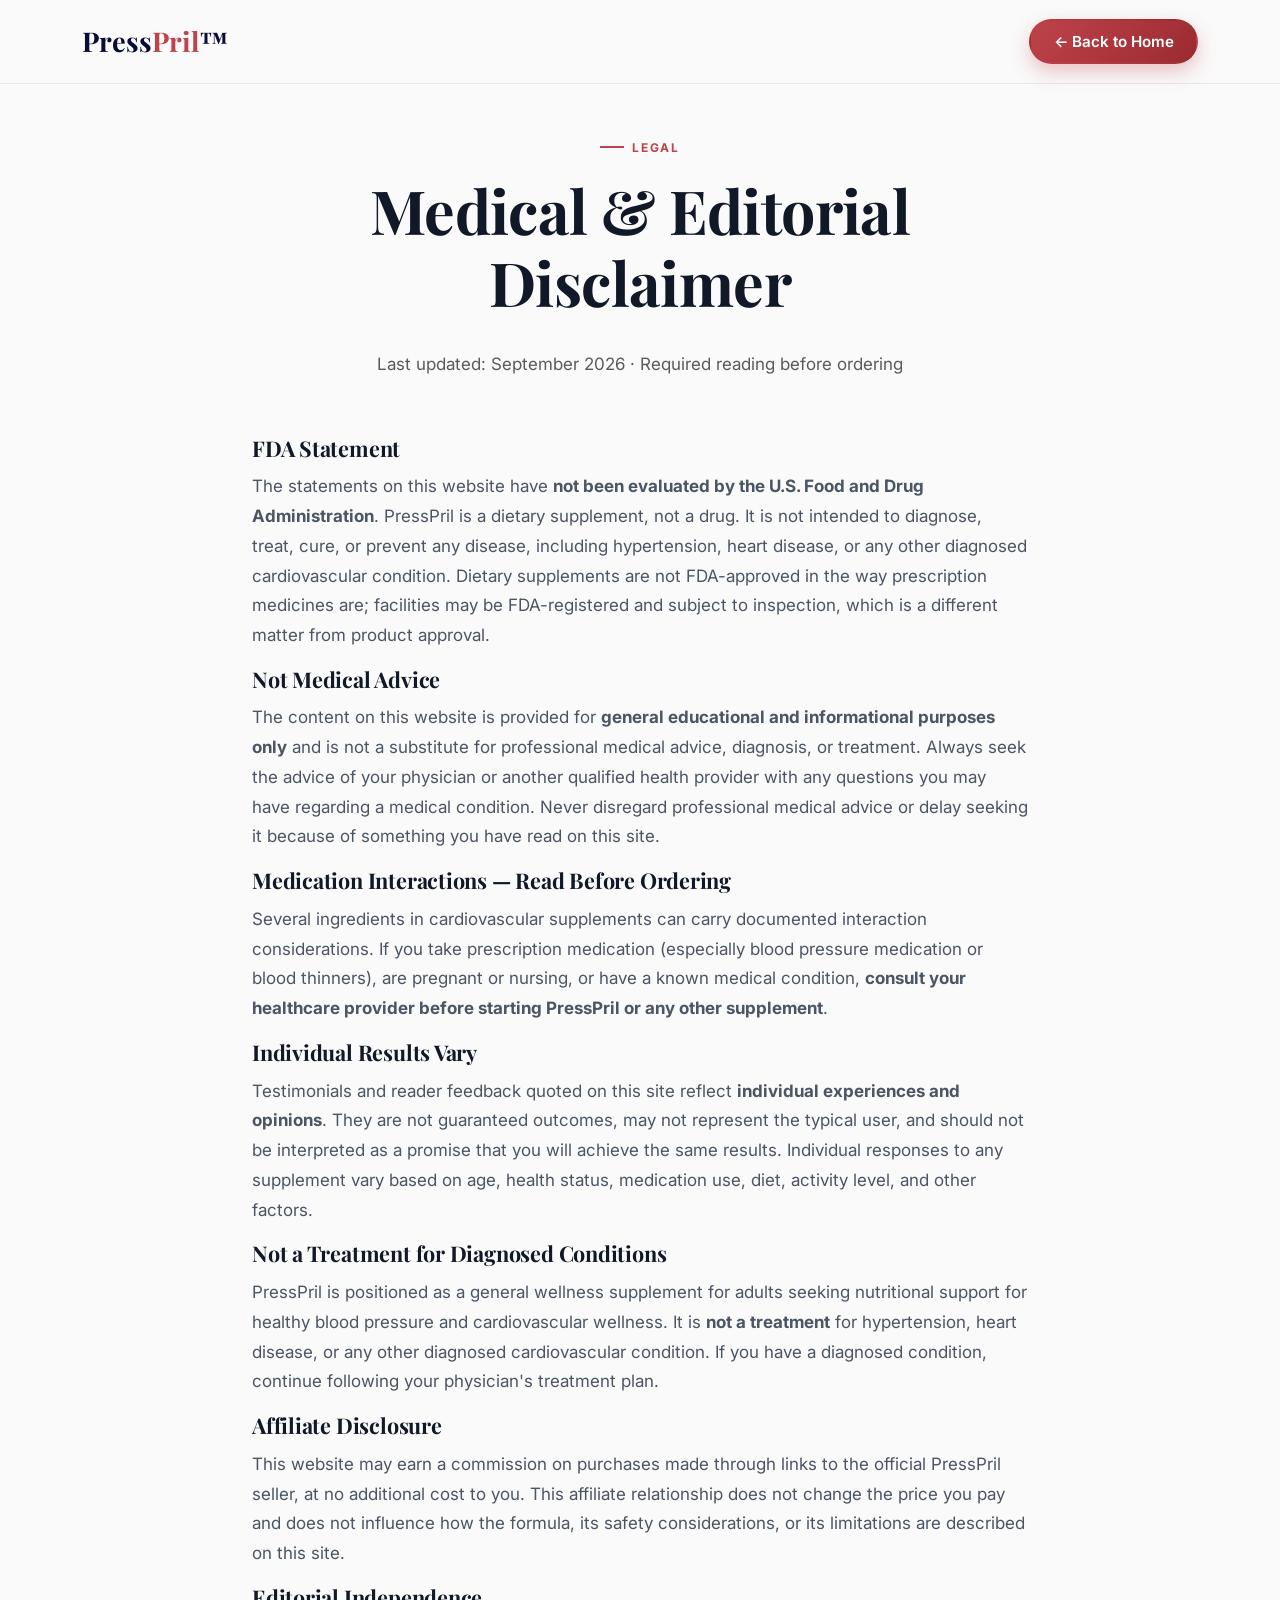
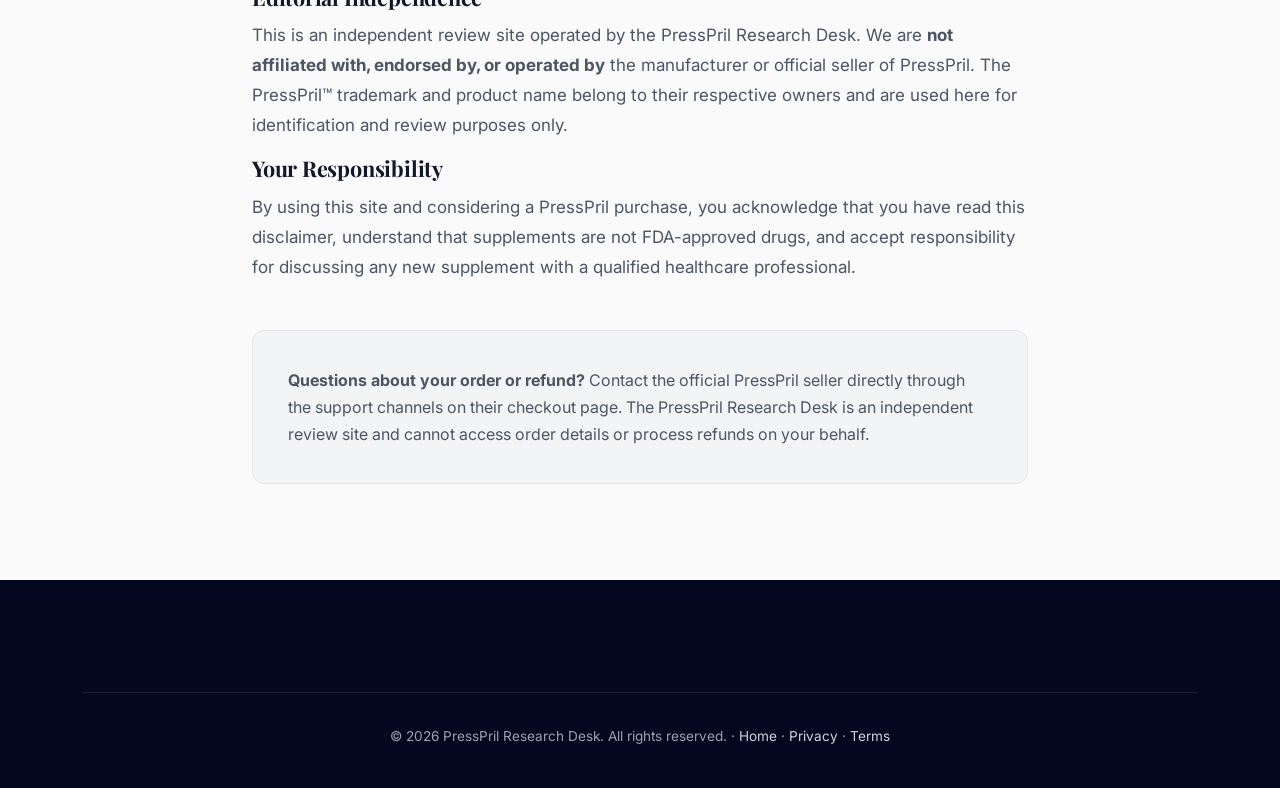
<file: disclaimer.html>
<!DOCTYPE html>
<html lang="en">
<head>
<meta charset="UTF-8">
<meta name="viewport" content="width=device-width, initial-scale=1.0">
<meta http-equiv="Content-Language" content="en">
<meta name="language" content="English">
<title>Disclaimer | PressPril™</title>
<meta name="description" content="Important disclaimers for the independent PressPril review: FDA status, medical advice, medication interactions, and affiliate disclosure.">
<meta name="robots" content="noindex, follow">
<link rel="canonical" href="https://presspriils.com/disclaimer.html">
<link rel="preconnect" href="https://fonts.googleapis.com">
<link rel="preconnect" href="https://fonts.gstatic.com" crossorigin>
<link href="https://fonts.googleapis.com/css2?family=Inter:wght@400;500;600;700&family=Playfair+Display:wght@600;700&display=swap" rel="stylesheet">
<link href="https://cdn.jsdelivr.net/npm/bootstrap@5.3.3/dist/css/bootstrap.min.css" rel="stylesheet">
<link rel="stylesheet" href="https://cdn.jsdelivr.net/npm/bootstrap-icons@1.11.3/font/bootstrap-icons.min.css">
<link rel="stylesheet" href="style.css">
</head>
<body>

<nav class="navbar navbar-expand-lg pp-nav fixed-top">
  <div class="container">
    <a class="navbar-brand" href="index.html">
      <span class="pp-logo">Press<em>Pril</em>™</span>
    </a>
    <a href="index.html" class="pp-btn pp-btn--primary pp-btn--sm">← Back to Home</a>
  </div>
</nav>

<main class="pp-sec" style="padding-top: 8rem;">
  <div class="container" style="max-width: 800px;">
    <div class="pp-head pp-head--c">
      <span class="pp-eyebrow pp-eyebrow--c">Legal</span>
      <h1>Medical & Editorial Disclaimer</h1>
      <p class="text-muted">Last updated: September 2026 · Required reading before ordering</p>
    </div>

    <h3>FDA Statement</h3>
    <p>The statements on this website have <strong>not been evaluated by the U.S. Food and Drug Administration</strong>. PressPril is a dietary supplement, not a drug. It is not intended to diagnose, treat, cure, or prevent any disease, including hypertension, heart disease, or any other diagnosed cardiovascular condition. Dietary supplements are not FDA-approved in the way prescription medicines are; facilities may be FDA-registered and subject to inspection, which is a different matter from product approval.</p>

    <h3>Not Medical Advice</h3>
    <p>The content on this website is provided for <strong>general educational and informational purposes only</strong> and is not a substitute for professional medical advice, diagnosis, or treatment. Always seek the advice of your physician or another qualified health provider with any questions you may have regarding a medical condition. Never disregard professional medical advice or delay seeking it because of something you have read on this site.</p>

    <h3>Medication Interactions — Read Before Ordering</h3>
    <p>Several ingredients in cardiovascular supplements can carry documented interaction considerations. If you take prescription medication (especially blood pressure medication or blood thinners), are pregnant or nursing, or have a known medical condition, <strong>consult your healthcare provider before starting PressPril or any other supplement</strong>.</p>

    <h3>Individual Results Vary</h3>
    <p>Testimonials and reader feedback quoted on this site reflect <strong>individual experiences and opinions</strong>. They are not guaranteed outcomes, may not represent the typical user, and should not be interpreted as a promise that you will achieve the same results. Individual responses to any supplement vary based on age, health status, medication use, diet, activity level, and other factors.</p>

    <h3>Not a Treatment for Diagnosed Conditions</h3>
    <p>PressPril is positioned as a general wellness supplement for adults seeking nutritional support for healthy blood pressure and cardiovascular wellness. It is <strong>not a treatment</strong> for hypertension, heart disease, or any other diagnosed cardiovascular condition. If you have a diagnosed condition, continue following your physician's treatment plan.</p>

    <h3>Affiliate Disclosure</h3>
    <p>This website may earn a commission on purchases made through links to the official PressPril seller, at no additional cost to you. This affiliate relationship does not change the price you pay and does not influence how the formula, its safety considerations, or its limitations are described on this site.</p>

    <h3>Editorial Independence</h3>
    <p>This is an independent review site operated by the PressPril Research Desk. We are <strong>not affiliated with, endorsed by, or operated by</strong> the manufacturer or official seller of PressPril. The PressPril™ trademark and product name belong to their respective owners and are used here for identification and review purposes only.</p>

    <h3>Your Responsibility</h3>
    <p>By using this site and considering a PressPril purchase, you acknowledge that you have read this disclaimer, understand that supplements are not FDA-approved drugs, and accept responsibility for discussing any new supplement with a qualified healthcare professional.</p>

    <div class="pp-card mt-5" style="background: var(--pp-bg-alt); border-color: var(--pp-line);">
      <p class="mb-0"><strong>Questions about your order or refund?</strong> Contact the official PressPril seller directly through the support channels on their checkout page. The PressPril Research Desk is an independent review site and cannot access order details or process refunds on your behalf.</p>
    </div>
  </div>
</main>

<footer class="pp-foot">
  <div class="container">
    <div class="pp-legal" style="text-align: center; border-top: 1px solid rgba(255,255,255,0.1); padding-top: 2rem; margin-top: 2rem;">
      <p class="mb-0">© 2026 PressPril Research Desk. All rights reserved. · <a href="index.html" style="color: var(--pp-deep-mut);">Home</a> · <a href="privacy-policy.html" style="color: var(--pp-deep-mut);">Privacy</a> · <a href="terms-conditions.html" style="color: var(--pp-deep-mut);">Terms</a></p>
    </div>
  </div>
</footer>

</body>
</html>
</file>
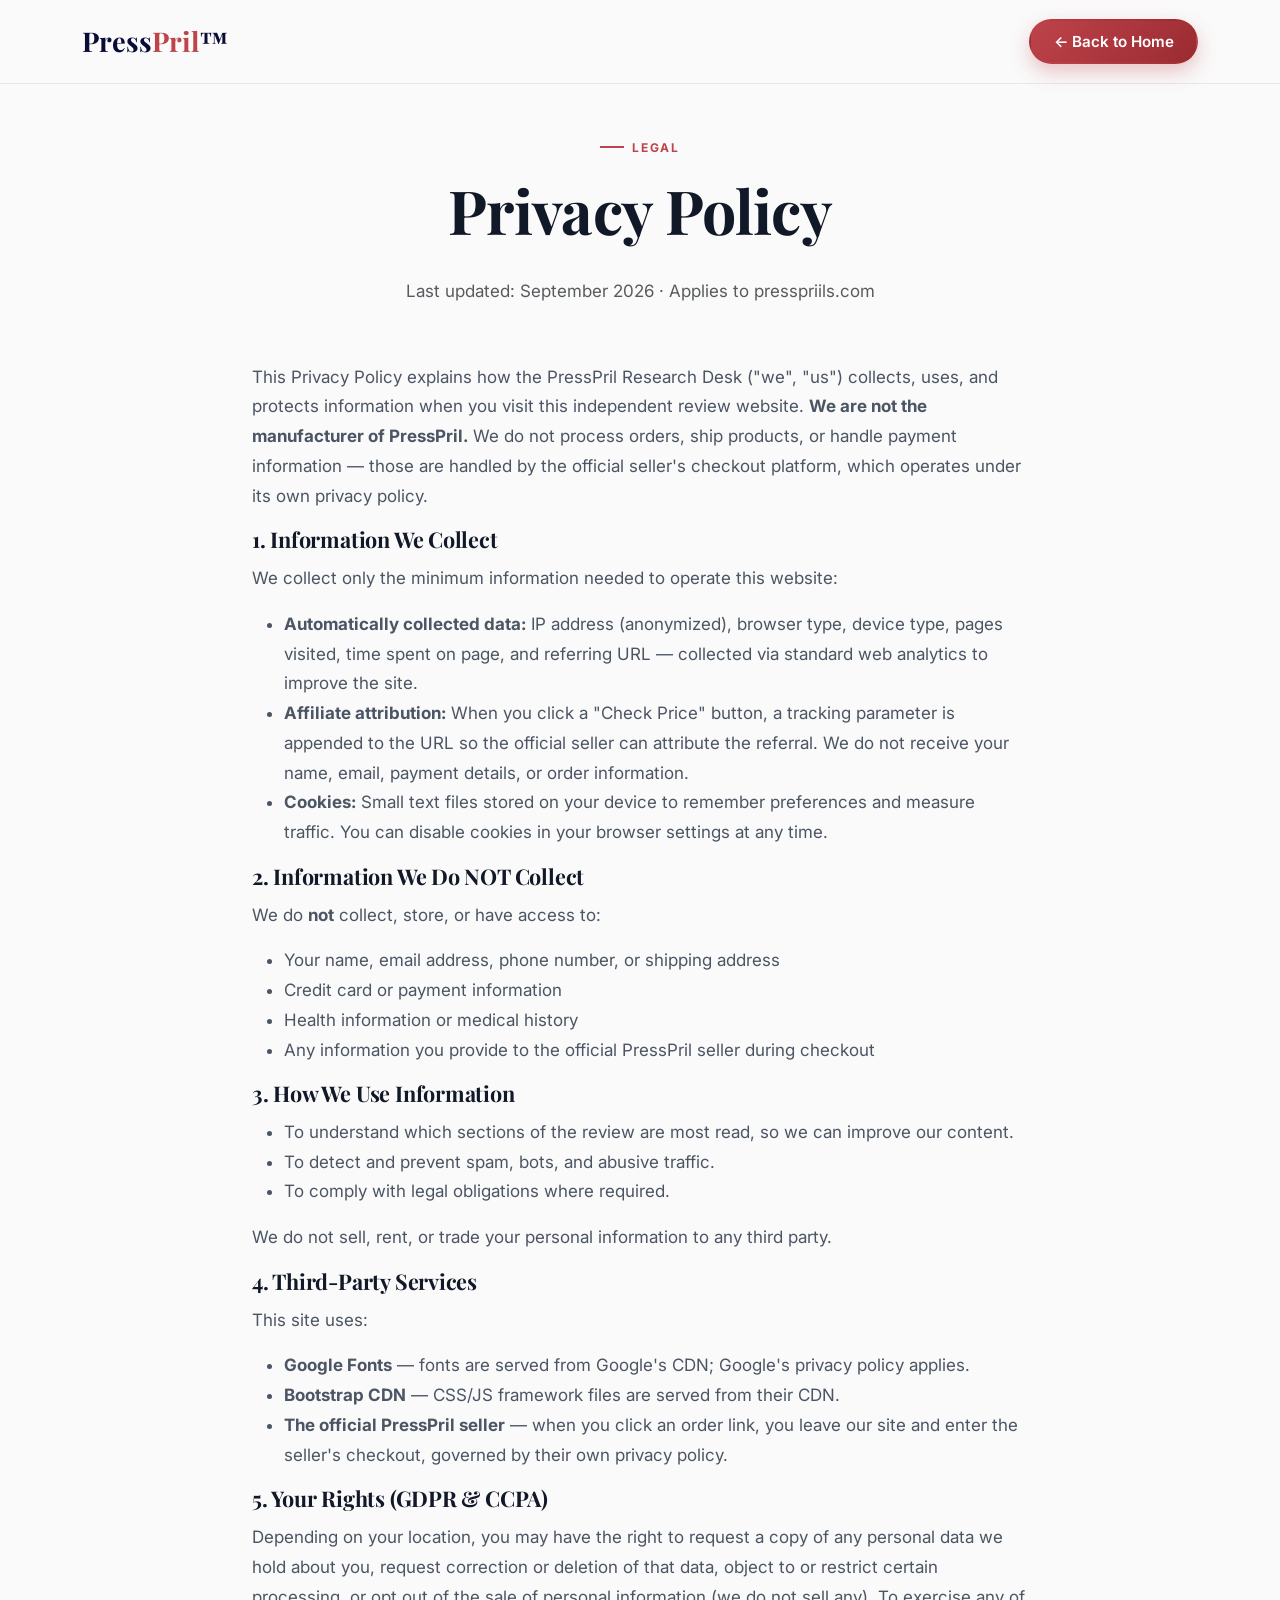
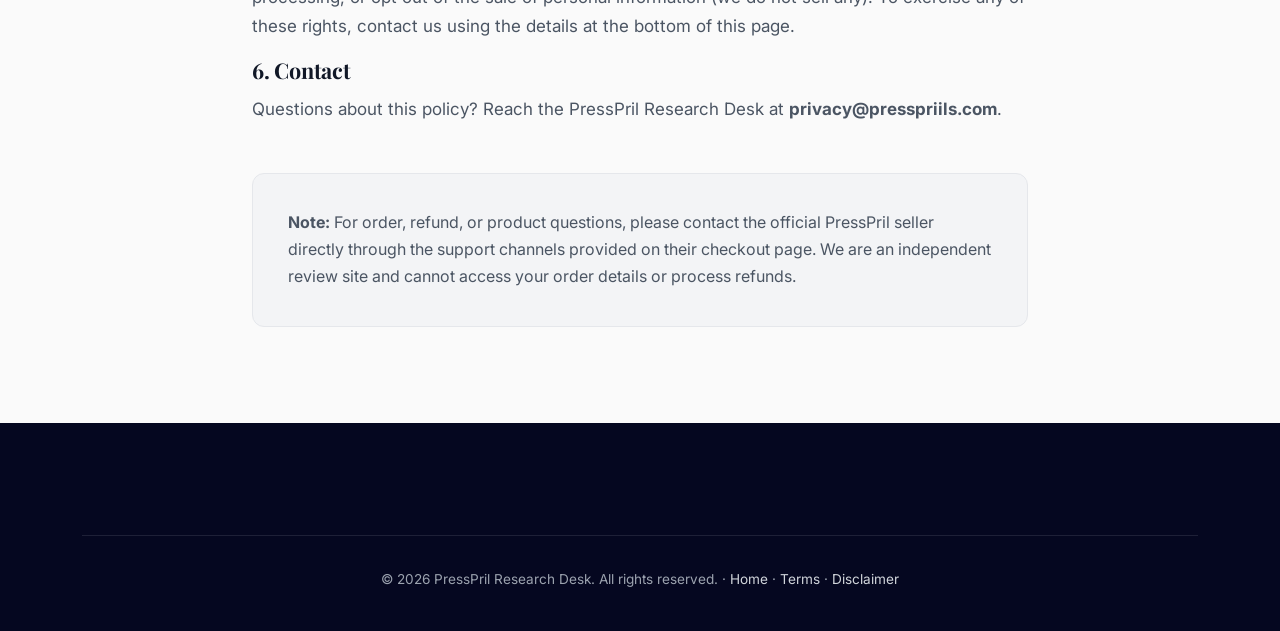
<file: privacy-policy.html>
<!DOCTYPE html>
<html lang="en">
<head>
<meta charset="UTF-8">
<meta name="viewport" content="width=device-width, initial-scale=1.0">
<meta http-equiv="Content-Language" content="en">
<meta name="language" content="English">
<title>Privacy Policy | PressPril™</title>
<meta name="description" content="Privacy policy for the independent PressPril review website. Learn how we handle visitor data, cookies, and affiliate attribution.">
<meta name="robots" content="noindex, follow">
<link rel="canonical" href="https://presspriils.com/privacy-policy.html">
<link rel="preconnect" href="https://fonts.googleapis.com">
<link rel="preconnect" href="https://fonts.gstatic.com" crossorigin>
<link href="https://fonts.googleapis.com/css2?family=Inter:wght@400;500;600;700&family=Playfair+Display:wght@600;700&display=swap" rel="stylesheet">
<link href="https://cdn.jsdelivr.net/npm/bootstrap@5.3.3/dist/css/bootstrap.min.css" rel="stylesheet">
<link rel="stylesheet" href="https://cdn.jsdelivr.net/npm/bootstrap-icons@1.11.3/font/bootstrap-icons.min.css">
<link rel="stylesheet" href="style.css">
</head>
<body>

<nav class="navbar navbar-expand-lg pp-nav fixed-top">
  <div class="container">
    <a class="navbar-brand" href="index.html">
      <span class="pp-logo">Press<em>Pril</em>™</span>
    </a>
    <a href="index.html" class="pp-btn pp-btn--primary pp-btn--sm">← Back to Home</a>
  </div>
</nav>

<main class="pp-sec" style="padding-top: 8rem;">
  <div class="container" style="max-width: 800px;">
    <div class="pp-head pp-head--c">
      <span class="pp-eyebrow pp-eyebrow--c">Legal</span>
      <h1>Privacy Policy</h1>
      <p class="text-muted">Last updated: September 2026 · Applies to presspriils.com</p>
    </div>

    <p>This Privacy Policy explains how the PressPril Research Desk ("we", "us") collects, uses, and protects information when you visit this independent review website. <strong>We are not the manufacturer of PressPril.</strong> We do not process orders, ship products, or handle payment information — those are handled by the official seller's checkout platform, which operates under its own privacy policy.</p>

    <h3>1. Information We Collect</h3>
    <p>We collect only the minimum information needed to operate this website:</p>
    <ul>
      <li><strong>Automatically collected data:</strong> IP address (anonymized), browser type, device type, pages visited, time spent on page, and referring URL — collected via standard web analytics to improve the site.</li>
      <li><strong>Affiliate attribution:</strong> When you click a "Check Price" button, a tracking parameter is appended to the URL so the official seller can attribute the referral. We do not receive your name, email, payment details, or order information.</li>
      <li><strong>Cookies:</strong> Small text files stored on your device to remember preferences and measure traffic. You can disable cookies in your browser settings at any time.</li>
    </ul>

    <h3>2. Information We Do NOT Collect</h3>
    <p>We do <strong>not</strong> collect, store, or have access to:</p>
    <ul>
      <li>Your name, email address, phone number, or shipping address</li>
      <li>Credit card or payment information</li>
      <li>Health information or medical history</li>
      <li>Any information you provide to the official PressPril seller during checkout</li>
    </ul>

    <h3>3. How We Use Information</h3>
    <ul>
      <li>To understand which sections of the review are most read, so we can improve our content.</li>
      <li>To detect and prevent spam, bots, and abusive traffic.</li>
      <li>To comply with legal obligations where required.</li>
    </ul>
    <p>We do not sell, rent, or trade your personal information to any third party.</p>

    <h3>4. Third-Party Services</h3>
    <p>This site uses:</p>
    <ul>
      <li><strong>Google Fonts</strong> — fonts are served from Google's CDN; Google's privacy policy applies.</li>
      <li><strong>Bootstrap CDN</strong> — CSS/JS framework files are served from their CDN.</li>
      <li><strong>The official PressPril seller</strong> — when you click an order link, you leave our site and enter the seller's checkout, governed by their own privacy policy.</li>
    </ul>

    <h3>5. Your Rights (GDPR & CCPA)</h3>
    <p>Depending on your location, you may have the right to request a copy of any personal data we hold about you, request correction or deletion of that data, object to or restrict certain processing, or opt out of the sale of personal information (we do not sell any). To exercise any of these rights, contact us using the details at the bottom of this page.</p>

    <h3>6. Contact</h3>
    <p>Questions about this policy? Reach the PressPril Research Desk at <strong>privacy@presspriils.com</strong>.</p>

    <div class="pp-card mt-5" style="background: var(--pp-bg-alt); border-color: var(--pp-line);">
      <p class="mb-0"><strong>Note:</strong> For order, refund, or product questions, please contact the official PressPril seller directly through the support channels provided on their checkout page. We are an independent review site and cannot access your order details or process refunds.</p>
    </div>
  </div>
</main>

<footer class="pp-foot">
  <div class="container">
    <div class="pp-legal" style="text-align: center; border-top: 1px solid rgba(255,255,255,0.1); padding-top: 2rem; margin-top: 2rem;">
      <p class="mb-0">© 2026 PressPril Research Desk. All rights reserved. · <a href="index.html" style="color: var(--pp-deep-mut);">Home</a> · <a href="terms-conditions.html" style="color: var(--pp-deep-mut);">Terms</a> · <a href="disclaimer.html" style="color: var(--pp-deep-mut);">Disclaimer</a></p>
    </div>
  </div>
</footer>

</body>
</html>
</file>
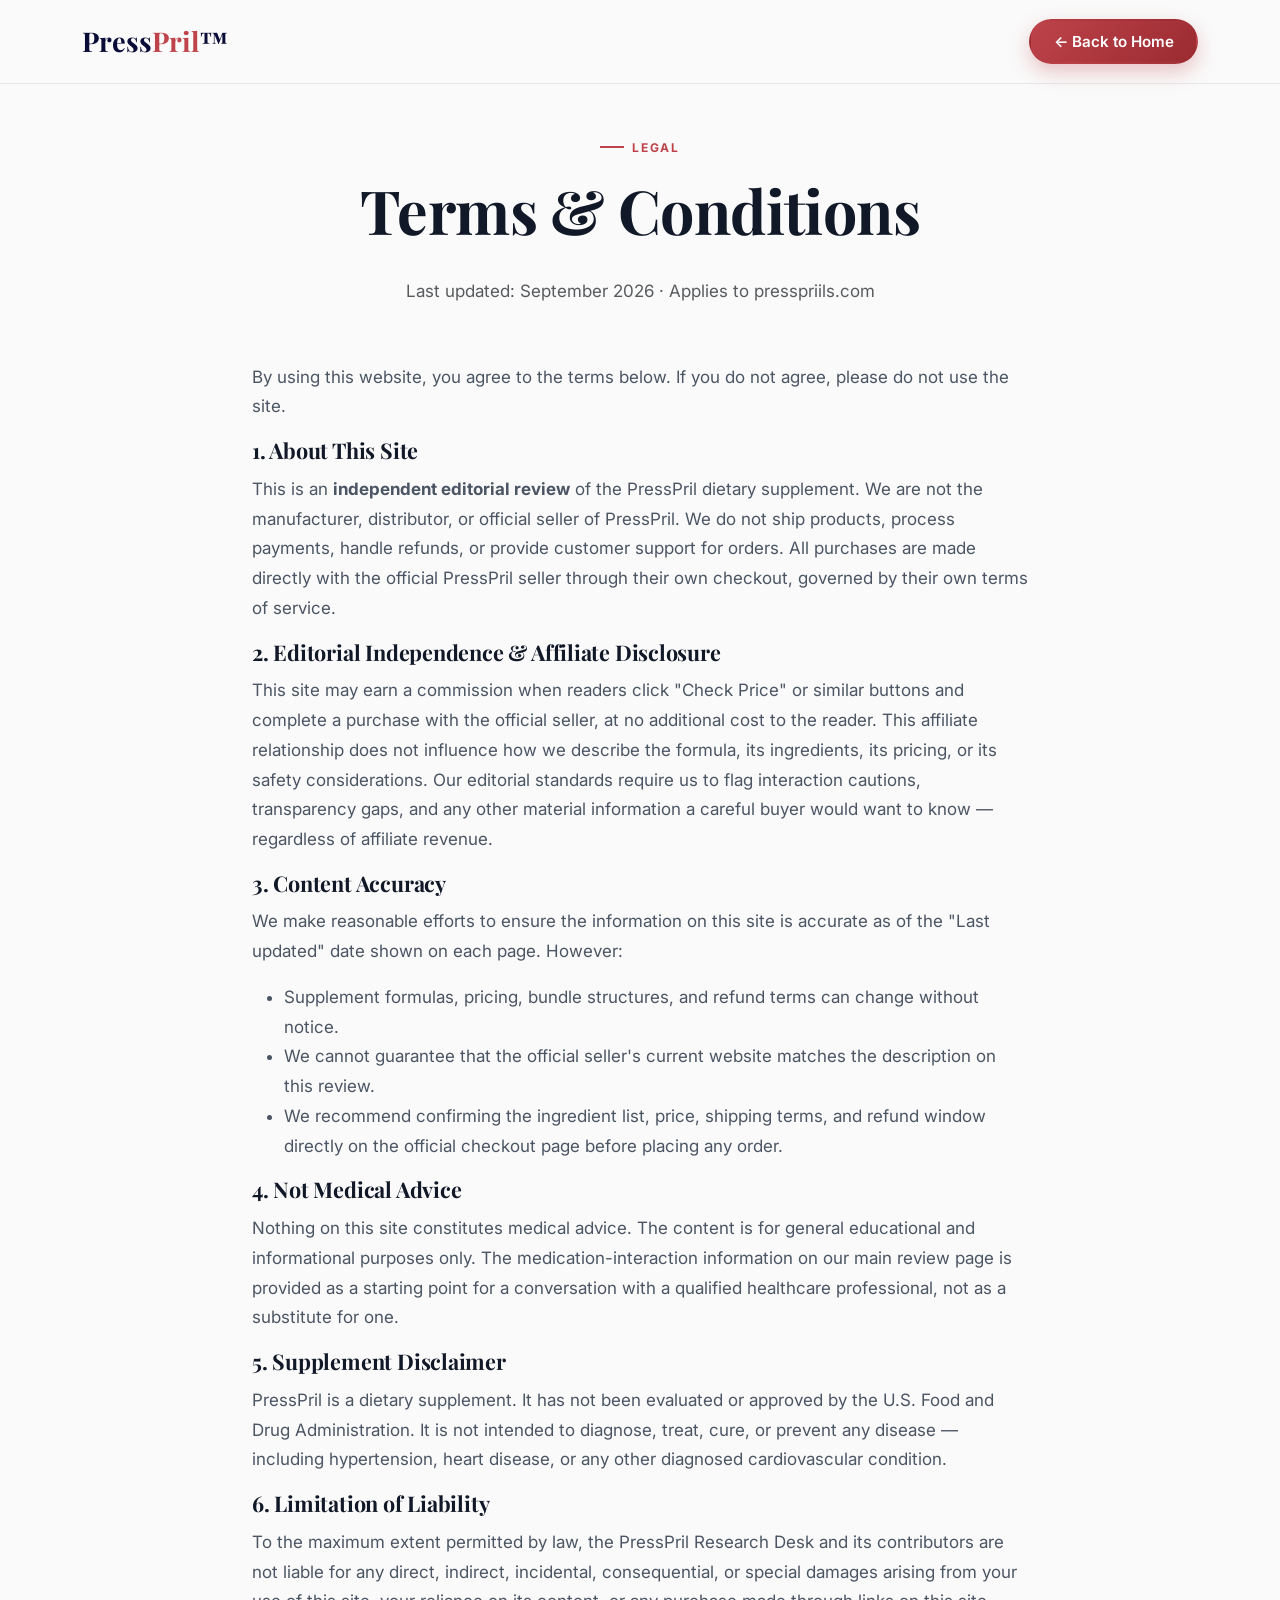
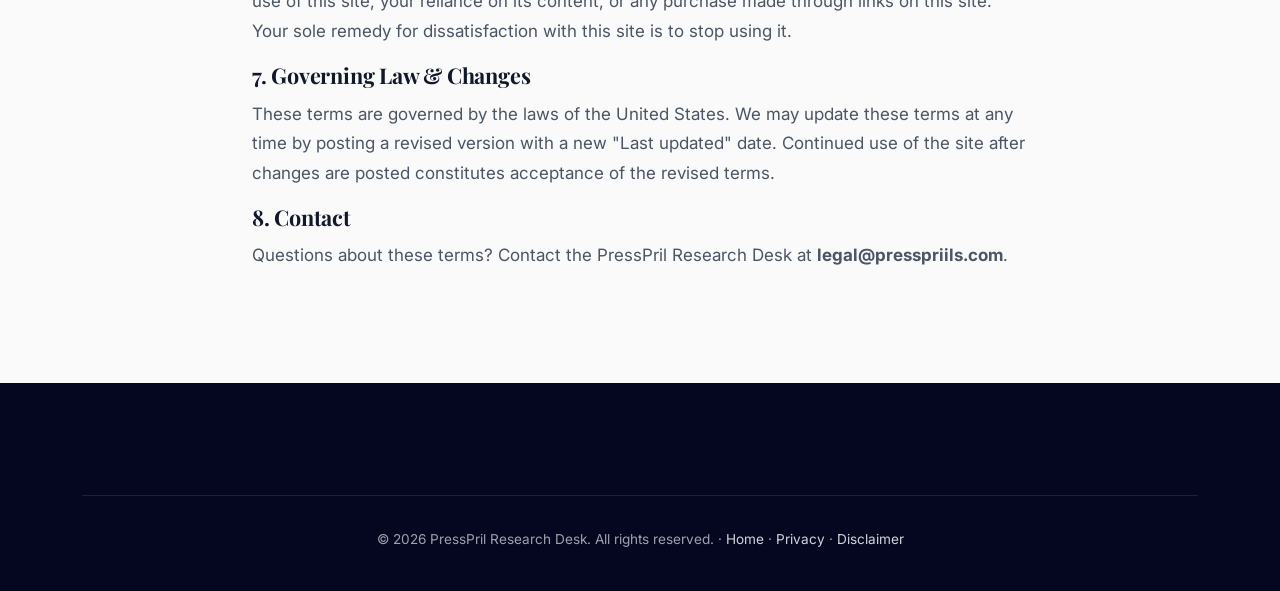
<file: terms-conditions.html>
<!DOCTYPE html>
<html lang="en">
<head>
<meta charset="UTF-8">
<meta name="viewport" content="width=device-width, initial-scale=1.0">
<meta http-equiv="Content-Language" content="en">
<meta name="language" content="English">
<title>Terms & Conditions | PressPril™</title>
<meta name="description" content="Terms of use for the independent PressPril review website. Covers affiliate rules, content accuracy, and official seller boundaries.">
<meta name="robots" content="noindex, follow">
<link rel="canonical" href="https://presspriils.com/terms-conditions.html">
<link rel="preconnect" href="https://fonts.googleapis.com">
<link rel="preconnect" href="https://fonts.gstatic.com" crossorigin>
<link href="https://fonts.googleapis.com/css2?family=Inter:wght@400;500;600;700&family=Playfair+Display:wght@600;700&display=swap" rel="stylesheet">
<link href="https://cdn.jsdelivr.net/npm/bootstrap@5.3.3/dist/css/bootstrap.min.css" rel="stylesheet">
<link rel="stylesheet" href="https://cdn.jsdelivr.net/npm/bootstrap-icons@1.11.3/font/bootstrap-icons.min.css">
<link rel="stylesheet" href="style.css">
</head>
<body>

<nav class="navbar navbar-expand-lg pp-nav fixed-top">
  <div class="container">
    <a class="navbar-brand" href="index.html">
      <span class="pp-logo">Press<em>Pril</em>™</span>
    </a>
    <a href="index.html" class="pp-btn pp-btn--primary pp-btn--sm">← Back to Home</a>
  </div>
</nav>

<main class="pp-sec" style="padding-top: 8rem;">
  <div class="container" style="max-width: 800px;">
    <div class="pp-head pp-head--c">
      <span class="pp-eyebrow pp-eyebrow--c">Legal</span>
      <h1>Terms & Conditions</h1>
      <p class="text-muted">Last updated: September 2026 · Applies to presspriils.com</p>
    </div>

    <p>By using this website, you agree to the terms below. If you do not agree, please do not use the site.</p>

    <h3>1. About This Site</h3>
    <p>This is an <strong>independent editorial review</strong> of the PressPril dietary supplement. We are not the manufacturer, distributor, or official seller of PressPril. We do not ship products, process payments, handle refunds, or provide customer support for orders. All purchases are made directly with the official PressPril seller through their own checkout, governed by their own terms of service.</p>

    <h3>2. Editorial Independence & Affiliate Disclosure</h3>
    <p>This site may earn a commission when readers click "Check Price" or similar buttons and complete a purchase with the official seller, at no additional cost to the reader. This affiliate relationship does not influence how we describe the formula, its ingredients, its pricing, or its safety considerations. Our editorial standards require us to flag interaction cautions, transparency gaps, and any other material information a careful buyer would want to know — regardless of affiliate revenue.</p>

    <h3>3. Content Accuracy</h3>
    <p>We make reasonable efforts to ensure the information on this site is accurate as of the "Last updated" date shown on each page. However:</p>
    <ul>
      <li>Supplement formulas, pricing, bundle structures, and refund terms can change without notice.</li>
      <li>We cannot guarantee that the official seller's current website matches the description on this review.</li>
      <li>We recommend confirming the ingredient list, price, shipping terms, and refund window directly on the official checkout page before placing any order.</li>
    </ul>

    <h3>4. Not Medical Advice</h3>
    <p>Nothing on this site constitutes medical advice. The content is for general educational and informational purposes only. The medication-interaction information on our main review page is provided as a starting point for a conversation with a qualified healthcare professional, not as a substitute for one.</p>

    <h3>5. Supplement Disclaimer</h3>
    <p>PressPril is a dietary supplement. It has not been evaluated or approved by the U.S. Food and Drug Administration. It is not intended to diagnose, treat, cure, or prevent any disease — including hypertension, heart disease, or any other diagnosed cardiovascular condition.</p>

    <h3>6. Limitation of Liability</h3>
    <p>To the maximum extent permitted by law, the PressPril Research Desk and its contributors are not liable for any direct, indirect, incidental, consequential, or special damages arising from your use of this site, your reliance on its content, or any purchase made through links on this site. Your sole remedy for dissatisfaction with this site is to stop using it.</p>

    <h3>7. Governing Law & Changes</h3>
    <p>These terms are governed by the laws of the United States. We may update these terms at any time by posting a revised version with a new "Last updated" date. Continued use of the site after changes are posted constitutes acceptance of the revised terms.</p>

    <h3>8. Contact</h3>
    <p>Questions about these terms? Contact the PressPril Research Desk at <strong>legal@presspriils.com</strong>.</p>
  </div>
</main>

<footer class="pp-foot">
  <div class="container">
    <div class="pp-legal" style="text-align: center; border-top: 1px solid rgba(255,255,255,0.1); padding-top: 2rem; margin-top: 2rem;">
      <p class="mb-0">© 2026 PressPril Research Desk. All rights reserved. · <a href="index.html" style="color: var(--pp-deep-mut);">Home</a> · <a href="privacy-policy.html" style="color: var(--pp-deep-mut);">Privacy</a> · <a href="disclaimer.html" style="color: var(--pp-deep-mut);">Disclaimer</a></p>
    </div>
  </div>
</footer>

</body>
</html>
</file>
<file: style.css>
/* ============================================================
PressPril — "Cardiovascular Trust" Editorial Theme
Palette: Deep Navy #090C37 | Crimson Red #BE434A | Clean White #FAFAFA
Type: Inter (body) + Playfair Display (display/headings)
============================================================ */
:root{
  --pp-navy: #090C37;
  --pp-navy-lt: #1A1E52;
  --pp-navy-dd: #050720;
  --pp-red: #BE434A;
  --pp-red-lt: #D66A70;
  --pp-bg: #FAFAFA;
  --pp-bg-alt: #F3F4F6;
  --pp-card: #FFFFFF;
  --pp-line: #E5E7EB;
  --pp-line-soft: #F3F4F6;
  --pp-card-line: rgba(9, 12, 55, 0.10);
  --pp-text: #111827;
  --pp-body: #4B5563;
  --pp-muted: #6B7280;
  --pp-deep-text: #F9FAFB;
  --pp-deep-mut: #D1D5DB;
  --pp-yes: #059669;
  --pp-no: #DC2626;
  --pp-grad: linear-gradient(135deg, #BE434A 0%, #9A2B31 100%);
  --pp-grad-d: linear-gradient(150deg, #090C37 0%, #1A1E52 100%);
  --pp-display: 'Playfair Display', Georgia, serif;
  --pp-body-f: 'Inter', system-ui, sans-serif;
  --pp-r: 12px;
  --pp-r-sm: 8px;
  --pp-sh: 0 4px 6px -1px rgba(9, 12, 55, 0.05), 0 2px 4px -1px rgba(9, 12, 55, 0.03);
  --pp-sh-lg: 0 10px 15px -3px rgba(9, 12, 55, 0.08), 0 4px 6px -2px rgba(9, 12, 55, 0.04);
}

*, *::before, *::after { box-sizing: border-box; }
html { scroll-behavior: smooth; scroll-padding-top: 80px; }
body {
  margin: 0;
  background: var(--pp-bg);
  color: var(--pp-body);
  font-family: var(--pp-body-f);
  font-size: 17px;
  line-height: 1.75;
  font-weight: 400;
  -webkit-font-smoothing: antialiased;
}
img { max-width: 100%; height: auto; display: block; }
a { color: var(--pp-red); text-decoration: none; transition: color 0.2s; font-weight: 500; }
a:hover { color: var(--pp-navy); }
h1, h2, h3, h4 { font-family: var(--pp-display); color: var(--pp-text); line-height: 1.2; margin: 0 0 0.5em; font-weight: 700; letter-spacing: -0.01em; }
h1 { font-size: clamp(2.4rem, 5vw, 3.8rem); }
h2 { font-size: clamp(1.9rem, 4vw, 2.8rem); }
h3 { font-size: 1.35rem; }
h4 { font-size: 1.15rem; }
.pp-skip { position: absolute; left: -9999px; top: 0; background: var(--pp-navy); color: #fff; padding: 0.8rem 1.2rem; z-index: 2000; border-radius: 0 0 8px 0; font-weight: 700; }
.pp-skip:focus { left: 0; }

/* ── Buttons ─────────────────────────────────────────────── */
.pp-btn {
  display: inline-flex; align-items: center; justify-content: center; gap: 0.5rem;
  font-family: var(--pp-body-f); font-weight: 600; font-size: 1.05rem;
  padding: 1rem 2.2rem; border-radius: 999px; border: 2px solid transparent;
  cursor: pointer; text-align: center; line-height: 1.25; transition: all 0.25s ease;
}
.pp-btn:hover { transform: translateY(-2px); text-decoration: none; }
.pp-btn--primary { 
  background: var(--pp-grad); 
  color: #fff; 
  box-shadow: 0 8px 20px rgba(190, 67, 74, 0.3); 
}
.pp-btn--primary:hover { 
  background: linear-gradient(135deg, #D66A70 0%, #BE434A 100%); 
  color: #fff; 
  box-shadow: 0 12px 28px rgba(190, 67, 74, 0.4); 
}
.pp-btn--ghost { background: transparent; color: var(--pp-navy); border-color: var(--pp-navy); }
.pp-btn--ghost:hover { background: var(--pp-navy); color: #fff; }
.pp-sec--deep .pp-btn--ghost { color: #fff; border-color: rgba(255,255,255,0.3); }
.pp-sec--deep .pp-btn--ghost:hover { background: rgba(255,255,255,0.1); }
.pp-btn--lg { padding: 1.2rem 2.6rem; font-size: 1.1rem; }
.pp-btn--sm { padding: 0.7rem 1.4rem; font-size: 0.95rem; }
.pp-btn--full { width: 100%; }

/* ── Navbar ──────────────────────────────────────────────── */
.pp-nav { 
  background: rgba(250, 250, 250, 0.95); 
  backdrop-filter: blur(12px); 
  border-bottom: 1px solid var(--pp-line); 
  padding: 0.8rem 0; 
}
.pp-logo { font-family: var(--pp-display); font-size: 1.7rem; font-weight: 700; color: var(--pp-navy); }
.pp-logo em { font-style: normal; color: var(--pp-red); }
.pp-nav .nav-link { font-weight: 500; font-size: 0.95rem; color: var(--pp-body); padding: 0.5rem 0.8rem; border-radius: 8px; }
.pp-nav .nav-link:hover { color: var(--pp-red); background: var(--pp-bg-alt); }
.pp-nav .nav-link.active { color: var(--pp-navy); font-weight: 600; }
@media (max-width: 991.98px) {
  .pp-nav .navbar-collapse { background: var(--pp-bg); border: 1px solid var(--pp-line); border-radius: var(--pp-r); margin-top: 0.5rem; padding: 1rem; }
  .pp-nav .nav-link { padding: 0.8rem; font-size: 1rem; }
  .pp-nav .pp-btn { margin-top: 0.5rem; width: 100%; }
}

/* ── Layout & Sections ───────────────────────────────────── */
.pp-sec { padding: 6rem 0; position: relative; }
.pp-sec--alt { background: var(--pp-bg-alt); position: relative; }
.pp-sec--alt::before { 
  content: ""; position: absolute; inset: 0; pointer-events: none; opacity: 0.5; 
  background-image: radial-gradient(circle, rgba(9, 12, 55, 0.04) 1px, transparent 1px); 
  background-size: 24px 24px; 
}
.pp-sec--alt > .container { position: relative; z-index: 1; }
.pp-sec--deep { background: var(--pp-grad-d); color: var(--pp-deep-mut); }
.pp-sec--deep h1, .pp-sec--deep h2, .pp-sec--deep h3 { color: #fff; }
.pp-head { max-width: 65ch; margin: 0 auto 3.5rem; }
.pp-head--c { text-align: center; }
.pp-eyebrow { 
  display: inline-flex; align-items: center; gap: 0.5rem; 
  font-family: var(--pp-body-f); font-size: 0.75rem; font-weight: 700; 
  letter-spacing: 0.15em; text-transform: uppercase; color: var(--pp-red); 
  margin-bottom: 1rem; 
}
.pp-eyebrow::before { content: ""; width: 24px; height: 2px; background: var(--pp-red); }
.pp-eyebrow--c { justify-content: center; }
.pp-lede { font-size: 1.15rem; color: var(--pp-body); font-weight: 400; line-height: 1.8; }
.pp-sec--deep .pp-lede { color: var(--pp-deep-mut); }

/* ── Hero ────────────────────────────────────────────────── */
.pp-hero { 
  padding: 8rem 0 5rem; 
  background: linear-gradient(180deg, var(--pp-bg-alt) 0%, var(--pp-bg) 100%); 
}
.pp-pill { 
  display: inline-flex; align-items: center; gap: 0.4rem; 
  background: #fff; border: 1px solid var(--pp-line); color: var(--pp-navy); 
  font-family: var(--pp-body-f); font-weight: 600; font-size: 0.75rem; 
  padding: 0.5rem 1rem; border-radius: 999px; letter-spacing: 0.05em;
}
.pp-answer { 
  background: #fff; border: 1px solid var(--pp-line); border-left: 4px solid var(--pp-red); 
  border-radius: 0 var(--pp-r-sm) var(--pp-r-sm) 0; padding: 1.5rem 1.8rem; 
  margin: 2rem 0; box-shadow: var(--pp-sh); 
}
.pp-answer__tag { 
  display: block; font-family: var(--pp-body-f); font-size: 0.7rem; font-weight: 800; 
  letter-spacing: 0.1em; text-transform: uppercase; color: var(--pp-red); margin-bottom: 0.6rem; 
}
.pp-answer p { margin: 0; font-size: 1.05rem; color: var(--pp-text); line-height: 1.7; font-weight: 500; }
.pp-answer p + p { margin-top: 0.8rem; }
.pp-hero__cta { display: flex; flex-wrap: wrap; gap: 1rem; margin: 2rem 0; }
.pp-cta-micro { display: flex; flex-wrap: wrap; gap: 0.5rem 1.5rem; font-size: 0.85rem; font-weight: 500; color: var(--pp-muted); margin-bottom: 1rem; }
.pp-cta-micro i { color: var(--pp-red); margin-right: 4px; }
.pp-sec--deep .pp-cta-micro { color: var(--pp-deep-mut); }
.pp-sec--deep .pp-cta-micro i { color: var(--pp-red-lt); }
.pp-cta-price { font-size: 1.05rem; color: var(--pp-body); margin: 0; font-weight: 500; }
.pp-cta-price strong { color: var(--pp-red); font-weight: 700; }
.pp-sec--deep .pp-cta-price { color: var(--pp-deep-mut); }
.pp-sec--deep .pp-cta-price strong { color: #fff; }
.pp-hero__img { filter: drop-shadow(0 30px 60px rgba(9, 12, 55, 0.15)); }
.pp-hero-badges { display: flex; justify-content: center; gap: 2rem; margin-top: 2rem; font-size: 0.85rem; font-weight: 600; color: var(--pp-muted); }
.pp-hero-badges i { color: var(--pp-red); margin-right: 4px; font-size: 1.1rem; }
.pp-ribbon { 
  background: var(--pp-navy); color: #fff; text-align: center; 
  padding: 1rem 1.5rem; font-family: var(--pp-body-f); font-size: 0.75rem; 
  font-weight: 600; letter-spacing: 0.15em; text-transform: uppercase; 
  line-height: 1.6; margin-top: 3.5rem; border-radius: var(--pp-r); 
  box-shadow: var(--pp-sh-lg);
}
.pp-ribbon b { color: var(--pp-red-lt); }
@media (max-width: 768px) { 
  .pp-hero__cta { flex-direction: column; } 
  .pp-hero__cta .pp-btn { width: 100%; } 
}

/* ── Badges & Trust ──────────────────────────────────────── */
.pp-badge-img { 
  max-width: 72px; max-height: 72px; width: auto; height: auto; 
  margin: 0 auto; display: block; filter: drop-shadow(0 4px 8px rgba(9, 12, 55, 0.08)); 
  transition: transform 0.3s ease; 
}
.pp-badge-img:hover { transform: translateY(-4px) scale(1.05); }
@media (max-width: 768px) { .pp-badge-img { max-width: 56px; max-height: 56px; } }

/* ── Cards ───────────────────────────────────────────────── */
.pp-card { 
  background: var(--pp-card); border: 1px solid var(--pp-line); 
  border-radius: var(--pp-r); padding: 2.2rem; height: 100%; 
  transition: transform 0.3s ease, box-shadow 0.3s ease, border-color 0.3s ease; 
}
.pp-card:hover { transform: translateY(-6px); box-shadow: var(--pp-sh-lg); border-color: var(--pp-red); }
.pp-card h3 { font-size: 1.25rem; margin-bottom: 0.8rem; font-weight: 600; }
.pp-card p { font-size: 1rem; margin: 0; color: var(--pp-body); font-weight: 400; line-height: 1.7; }
.pp-card__n { 
  display: inline-flex; align-items: center; justify-content: center; 
  width: 44px; height: 44px; border-radius: 12px; 
  background: var(--pp-bg-alt); color: var(--pp-navy); 
  font-family: var(--pp-body-f); font-weight: 700; font-size: 1rem; margin-bottom: 1.2rem; 
}
.pp-icon-accent { color: var(--pp-red); }
.pp-card--highlight { background: #fff; border-top: 4px solid var(--pp-red); }

/* ── Ingredients ─────────────────────────────────────────── */
.pp-layer { 
  display: inline-block; font-family: var(--pp-body-f); font-size: 0.65rem; 
  font-weight: 700; letter-spacing: 0.1em; text-transform: uppercase; 
  padding: 0.4rem 0.8rem; border-radius: 999px; margin-bottom: 1rem; 
}
.pp-layer--primary { background: #FEF2F2; color: #991B1B; border: 1px solid rgba(153, 27, 27, 0.2); }
.pp-layer--secondary { background: #EFF6FF; color: #1E40AF; border: 1px solid rgba(30, 64, 175, 0.2); }
.pp-layer--tertiary { background: #F0FDF4; color: #166534; border: 1px solid rgba(22, 101, 52, 0.2); }
.pp-layer--quaternary { background: #FFFBEB; color: #92400E; border: 1px solid rgba(146, 64, 14, 0.2); }

/* ── Tables ──────────────────────────────────────────────── */
.pp-tablewrap { overflow-x: auto; border: 1px solid var(--pp-line); border-radius: var(--pp-r); background: #fff; }
.pp-table { width: 100%; border-collapse: collapse; min-width: 600px; font-size: 1rem; }
.pp-table th, .pp-table td { padding: 1.2rem 1.4rem; text-align: left; border-bottom: 1px solid var(--pp-line-soft); font-weight: 400; }
.pp-table th { background: var(--pp-navy); font-weight: 600; color: #fff; font-size: 0.85rem; letter-spacing: 0.05em; text-transform: uppercase; font-family: var(--pp-body-f); }
.pp-table tr:last-child td { border-bottom: none; }
.pp-table tr:hover { background: var(--pp-bg-alt); }
.pp-yes { color: var(--pp-yes); font-weight: 600; }
.pp-no { color: var(--pp-no); font-weight: 600; }

/* ── Pricing & Guarantee ─────────────────────────────────── */
.pp-pack { 
  background: var(--pp-card); border: 1px solid var(--pp-line); 
  border-radius: var(--pp-r); padding: 2.5rem 1.8rem; height: 100%; 
  display: flex; flex-direction: column; position: relative; 
  transition: transform 0.3s ease, box-shadow 0.3s ease; 
}
.pp-pack:hover { transform: translateY(-6px); box-shadow: var(--pp-sh-lg); }
.pp-pack--best { border: 2px solid var(--pp-red); box-shadow: var(--pp-sh-lg); }
.pp-pack__tag { 
  position: absolute; top: -14px; left: 50%; transform: translateX(-50%); 
  font-family: var(--pp-body-f); font-size: 0.7rem; font-weight: 700; 
  letter-spacing: 0.1em; text-transform: uppercase; padding: 0.5rem 1.2rem; 
  border-radius: 999px; white-space: nowrap; background: var(--pp-bg-alt); 
  color: var(--pp-navy); border: 1px solid var(--pp-line); 
}
.pp-pack--best .pp-pack__tag { background: var(--pp-grad); color: #fff; border-color: transparent; }
.pp-pack h3 { text-align: center; margin: 0.5rem 0 0.2rem; font-size: 1.5rem; }
.pp-pack__sub { text-align: center; font-family: var(--pp-body-f); font-size: 0.75rem; color: var(--pp-muted); text-transform: uppercase; letter-spacing: 0.1em; margin-bottom: 1.2rem; }
.pp-pack__price { text-align: center; }
.pp-pack__price b { font-family: var(--pp-display); font-size: 3.4rem; color: var(--pp-navy); line-height: 1; display: block; font-weight: 700; }
.pp-pack__price span { font-family: var(--pp-body-f); font-size: 0.8rem; color: var(--pp-muted); display: block; margin-top: 0.4rem; }
.pp-pack__tot { text-align: center; font-family: var(--pp-body-f); font-size: 0.9rem; color: var(--pp-red); font-weight: 600; margin: 0.6rem 0 1.2rem; }
.pp-pack ul { list-style: none; padding: 0; margin: 0 0 1.5rem; font-size: 0.95rem; color: var(--pp-body); }
.pp-pack li { padding: 0.6rem 0 0.6rem 1.8rem; position: relative; border-bottom: 1px solid var(--pp-line-soft); }
.pp-pack li:last-child { border-bottom: none; }
.pp-pack li::before { content: "✓"; position: absolute; left: 0; color: var(--pp-yes); font-weight: 700; font-size: 1.1rem; }
.pp-pack .pp-btn { margin-top: auto; }
.pp-guar { 
  display: grid; grid-template-columns: auto 1fr; gap: 2.5rem; align-items: center; 
  background: var(--pp-card); border: 1px solid var(--pp-line); 
  border-radius: var(--pp-r); padding: 2.5rem; box-shadow: var(--pp-sh); 
}
.pp-seal { 
  width: 130px; height: 130px; border-radius: 50%; 
  background: var(--pp-grad); color: #fff; 
  display: flex; flex-direction: column; align-items: center; justify-content: center; 
  text-align: center; flex-shrink: 0; box-shadow: 0 16px 34px rgba(190, 67, 74, 0.25);
}
.pp-seal b { font-family: var(--pp-display); font-size: 2.4rem; line-height: 1; font-weight: 700; }
.pp-seal span { font-family: var(--pp-body-f); font-size: 0.65rem; font-weight: 700; letter-spacing: 0.1em; text-transform: uppercase; margin-top: 0.2rem; }
.pp-guar h3 { margin-bottom: 0.6rem; font-size: 1.6rem; }
.pp-guar p { margin: 0; color: var(--pp-body); font-size: 1.05rem; line-height: 1.7; }
@media (max-width: 768px) { .pp-guar { grid-template-columns: 1fr; text-align: center; justify-items: center; } }

/* ── Reviews ─────────────────────────────────────────────── */
.pp-rev { 
  background: var(--pp-card); border: 1px solid var(--pp-line); 
  border-radius: var(--pp-r); padding: 2rem; display: flex; flex-direction: column; 
}
.pp-rev__st { color: #F59E0B; letter-spacing: 0.1em; font-size: 0.9rem; margin-bottom: 1rem; font-weight: 600; }
.pp-rev p { font-size: 1.05rem; flex: 1; color: var(--pp-text); font-weight: 400; line-height: 1.75; margin-bottom: 1.5rem; font-style: italic; }
.pp-rev__by { display: flex; align-items: center; gap: 1rem; padding-top: 1.2rem; border-top: 1px solid var(--pp-line-soft); }
.pp-avatar-img { width: 56px; height: 56px; border-radius: 50%; object-fit: cover; flex-shrink: 0; border: 2px solid var(--pp-line); }
.pp-rev__info { display: flex; flex-direction: column; gap: 0.15rem; }
.pp-rev__info b { display: block; font-size: 1.05rem; color: var(--pp-text); font-weight: 600; font-family: var(--pp-display); }
.pp-rev__info span { font-size: 0.85rem; color: var(--pp-muted); font-weight: 400; }

/* ── FAQ ─────────────────────────────────────────────────── */
.pp-acc .accordion-item { background: var(--pp-card); border: 1px solid var(--pp-line); border-radius: var(--pp-r) !important; margin-bottom: 1rem; overflow: hidden; }
.pp-acc .accordion-button { background: transparent; color: var(--pp-text); font-family: var(--pp-display); font-weight: 600; font-size: 1.15rem; padding: 1.4rem 1.8rem; box-shadow: none; }
.pp-acc .accordion-button:not(.collapsed) { background: var(--pp-bg-alt); color: var(--pp-navy); box-shadow: none; }
.pp-acc .accordion-button:focus { box-shadow: none; border-color: var(--pp-red); }
.pp-acc .accordion-button::after { 
  background-image: url("data:image/svg+xml,%3csvg xmlns='http://www.w3.org/2000/svg' viewBox='0 0 16 16' fill='%23BE434A'%3e%3cpath fill-rule='evenodd' d='M1.646 4.646a.5.5 0 0 1 .708 0L8 10.293l5.646-5.647a.5.5 0 0 1 .708.708l-6 6a.5.5 0 0 1-.708 0l-6-6a.5.5 0 0 1 0-.708z'/%3e%3c/svg%3e"); 
}
.pp-acc .accordion-body { color: var(--pp-body); padding: 0 1.8rem 1.5rem; font-size: 1.05rem; line-height: 1.75; font-weight: 400; }

/* ── Final CTA & Footer ──────────────────────────────────── */
.pp-final-cta { padding: 6rem 0; }
.pp-final__img { filter: drop-shadow(0 30px 60px rgba(0,0,0,0.3)); }
.pp-foot { background: var(--pp-navy-dd); color: var(--pp-deep-mut); padding: 5rem 0 2.5rem; font-size: 0.95rem; }
.pp-logo-footer { font-family: var(--pp-display); font-size: 1.6rem; font-weight: 700; color: #fff; margin-bottom: 1rem; }
.pp-logo-footer em { font-style: normal; color: var(--pp-red); }
.pp-foot h4 { color: #fff; font-size: 0.8rem; letter-spacing: 0.15em; text-transform: uppercase; margin-bottom: 1.2rem; font-family: var(--pp-body-f); font-weight: 600; }
.pp-foot ul { list-style: none; padding: 0; margin: 0; }
.pp-foot li { margin-bottom: 0.75rem; }
.pp-foot a { color: var(--pp-deep-mut); font-weight: 400; }
.pp-foot a:hover { color: var(--pp-red-lt); }
.pp-foot__blurb { max-width: 35ch; line-height: 1.7; }
.pp-legal { border-top: 1px solid rgba(255,255,255,0.1); margin-top: 3rem; padding-top: 2rem; font-size: 0.85rem; line-height: 1.7; color: #9CA3AF; }
.pp-legal strong { color: #D1D5DB; font-weight: 600; }
.pp-legal p { margin-bottom: 1rem; }
.pp-foot hr { border: none; border-top: 1px solid rgba(255,255,255,0.1); margin: 2rem 0; }

/* ── Sticky Bar ──────────────────────────────────────────── */
.pp-bar {
  position: fixed; left: 0; right: 0; bottom: 0; z-index: 1030; display: none;
  background: rgba(9, 12, 55, 0.97); backdrop-filter: blur(12px);
  border-top: 1px solid rgba(255,255,255,0.1);
  padding: 0.8rem 1.2rem calc(0.8rem + env(safe-area-inset-bottom));
  align-items: center; gap: 1rem;
}
.pp-bar div { flex: 1; min-width: 0; }
.pp-bar b { display: block; color: #fff; font-size: 0.95rem; white-space: nowrap; overflow: hidden; text-overflow: ellipsis; font-weight: 600; }
.pp-bar span { font-size: 0.8rem; color: var(--pp-deep-mut); white-space: nowrap; }
@media (max-width: 768px) { .pp-bar { display: flex; } body { padding-bottom: 75px; } }
.pp-bar.on { display: flex; }

/* ── Force Image Centering ───────────────────────────────── */
img { display: block !important; margin-left: auto !important; margin-right: auto !important; }
.pp-hero .col-lg-6.text-center, .pp-pack, .pp-final-cta .col-lg-5 { 
  text-align: center !important; display: flex !important; 
  flex-direction: column !important; align-items: center !important; justify-content: center !important; 
}
</file>
